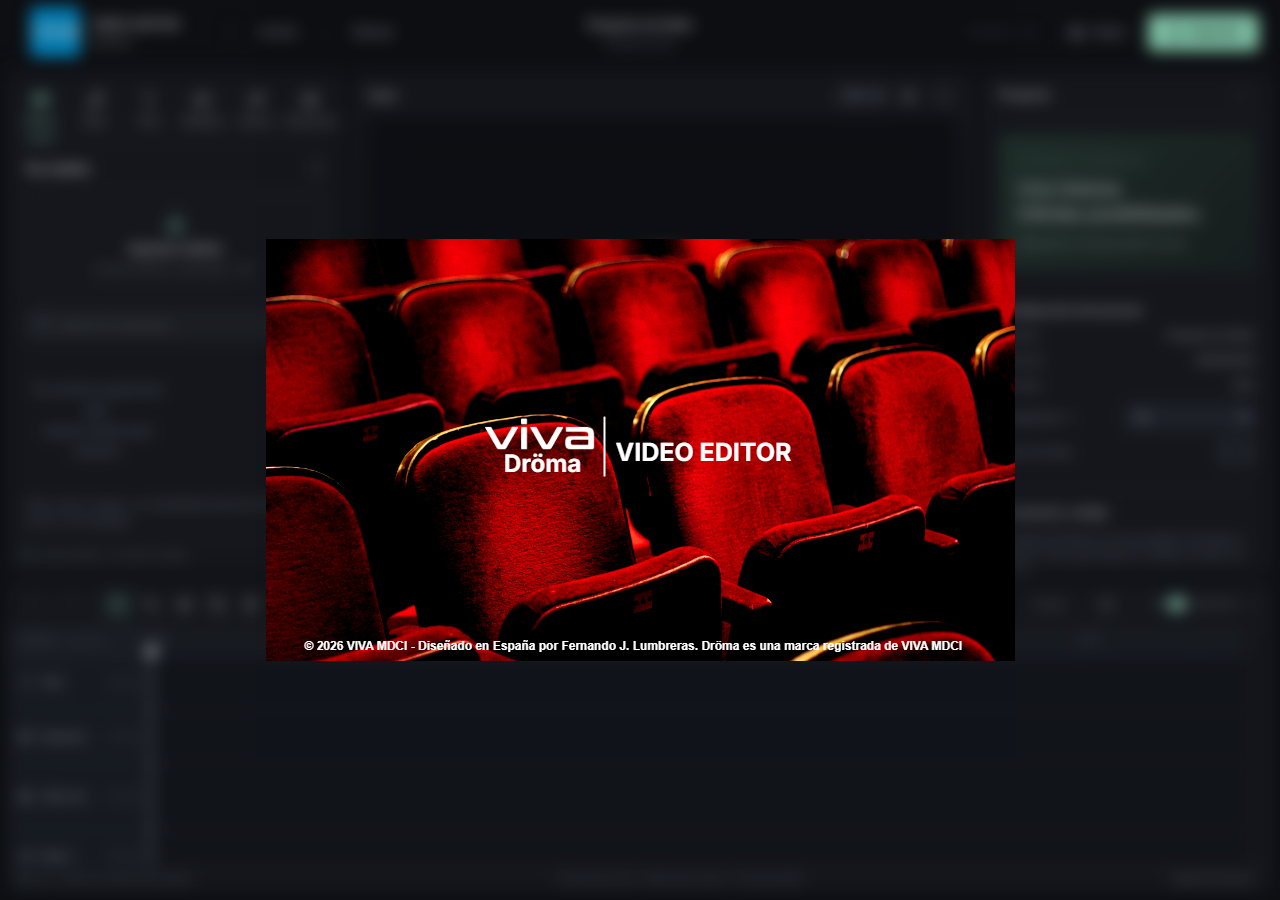
<file: index.html>
<!doctype html>
<html lang="es"><head><meta charset="utf-8"><meta name="viewport" content="width=device-width,initial-scale=1"><meta name="theme-color" content="#101113"><meta name="description" content="DRÖMA Video Editor. Montaje multipista, texto, audio y efectos para tus historias."><title>DRÖMA · Video Editor</title><link rel="icon" href="logo-viva-blue.png?v=1.0.11" type="image/png"><link rel="stylesheet" href="style.css?v=1.0.11"></head>
<body class="startup-active">
<div id="startupSplash" class="startup-splash" role="status" aria-live="polite" aria-label="Presentación de DRÖMA Video Editor">
 <img id="startupCover" src="portada-video.jpg?v=1.0.11" alt="VIVA Dröma · Video Editor" width="749" height="422" fetchpriority="high" decoding="sync">
 <span class="visually-hidden">Iniciando el editor de vídeo…</span>
</div>
<header class="topbar">
 <a class="brand" href="#" id="brand" aria-label="DRÖMA Video Editor"><img class="brand-logo" src="logo-video-editor.svg?v=1.0.11" alt="VIVA · VIDEO EDITOR · DRÖMA" width="184" height="64"></a>
 <div class="top-divider"></div><nav class="main-menu" aria-label="Menú principal"><button class="project-menu" id="projectMenu" aria-haspopup="true" aria-expanded="false" aria-controls="fileMenu">Archivo <span>⌄</span></button><button class="project-menu" id="manualBtn" aria-haspopup="dialog" aria-controls="manualDialog" title="Manual de uso (F1)">Manual</button></nav>
 <div class="project-name"><input id="projectName" aria-label="Nombre del proyecto" value="Proyecto sin título"><span id="saveState">Proyecto nuevo</span></div>
 <div class="header-actions"><span class="version">STUDIO · 01</span><button id="helpBtn" class="quiet" title="Guía y atajos (?)"><span data-icon="keyboard"></span> Atajos</button><button id="exportBtn" class="primary"><span data-icon="export"></span> Exportar</button></div>
</header>
<div id="fileMenu" class="popover file-menu" hidden><button data-action="new"><span data-icon="plus"></span> Nuevo proyecto</button><button data-action="open"><span data-icon="folder"></span> Abrir proyecto <kbd>Ctrl O</kbd></button><button data-action="save"><span data-icon="save"></span> Descargar proyecto <kbd>Ctrl S</kbd></button><button id="recoverSession" data-action="recover" disabled><span data-icon="reset"></span> Recuperar sesión anterior</button><hr><button data-action="demo"><span data-icon="play"></span> Cargar proyecto de ejemplo</button><button data-action="snapshot"><span data-icon="camera"></span> Guardar fotograma PNG</button><button data-action="srt-export"><span data-icon="captions"></span> Exportar textos como SRT</button></div>
<div id="editorContextMenu" class="popover editor-context-menu" role="menu" aria-label="Opciones del medio" hidden><button id="contextRemoveMedia" role="menuitem"><span data-icon="trash"></span><span>Eliminar clip<small>De la biblioteca de medios</small></span></button></div>
<main id="workspace">
<section class="upper-workspace">
 <aside class="library panel">
  <nav class="tool-tabs" aria-label="Herramientas"><button data-tab="media" class="active"><span data-icon="media"></span>Medios</button><button data-tab="audio"><span data-icon="music"></span>Audio</button><button data-tab="text"><span data-icon="text"></span>Texto</button><button data-tab="captions"><span data-icon="captions"></span>Subtítulos</button><button data-tab="effects"><span data-icon="sparkles"></span>Efectos</button><button data-tab="transitions"><span data-icon="transition"></span>Transiciones</button></nav>
  <div class="library-body"><div class="section-heading"><h2 id="libraryTitle">Tus medios</h2><span id="assetCount" class="count">0</span></div><div id="libraryContent"></div></div>
  <div class="library-footer"><i class="status-dot"></i> Archivos locales · sin subir tus medios</div>
 </aside>
 <section class="viewer panel">
  <div class="panel-heading"><h2>Visor</h2><div class="viewer-actions"><select id="ratio" aria-label="Formato de vídeo"><option>16:9</option><option>9:16</option><option>1:1</option><option>4:5</option><option>4:3</option></select><button id="snapshot" title="Guardar fotograma" aria-label="Guardar fotograma"><span data-icon="camera"></span></button><button id="fullscreen" title="Pantalla completa" aria-label="Pantalla completa"><span data-icon="maximize"></span></button></div></div>
  <div class="stage" id="stage"><div class="canvas-wrap" id="canvasWrap"><canvas id="preview" width="1280" height="720" aria-label="Vista previa del proyecto"></canvas><canvas id="guides" width="1280" height="720" aria-label="Mover el elemento seleccionado"></canvas></div><div id="emptyStage" hidden><span data-icon="media"></span><h3>Tu próxima historia empieza aquí</h3><p>Importa un vídeo o añade texto a la línea de tiempo.</p><button class="primary" data-action="import">Importar medios</button></div></div>
  <div class="transport"><span class="timecode"><b id="currentTime">00:00:00:00</b><span>/</span><span id="totalTime">00:00:00:00</span></span><div class="play-controls"><button id="prevFrame" title="Fotograma anterior (←)" aria-label="Fotograma anterior"><span data-icon="skip-back"></span></button><button id="play" class="play" title="Reproducir (Espacio)" aria-label="Reproducir"><span data-icon="play"></span></button><button id="nextFrame" title="Fotograma siguiente (→)" aria-label="Fotograma siguiente"><span data-icon="skip-forward"></span></button></div><div class="viewer-meter"><button id="masterMute" title="Silenciar escucha" aria-label="Silenciar escucha"><span data-icon="volume"></span></button><div id="levelMeter"><i></i><i></i><i></i><i></i><i></i><i></i><i></i><i></i></div><span id="fpsLabel">30 fps</span></div></div>
 </section>
 <aside class="inspector panel"><div class="panel-heading"><h2 id="inspectorTitle">Proyecto</h2><button id="resetClip" title="Restablecer ajustes del clip" aria-label="Restablecer ajustes"><span data-icon="reset"></span></button></div><div id="inspectorBody"></div></aside>
</section>
<div id="verticalResizer" class="vertical-resizer" title="Cambiar altura de la línea de tiempo"></div>
<section class="timeline panel" aria-label="Línea de tiempo">
 <div class="timeline-toolbar"><div class="edit-tools"><button id="undo" title="Deshacer (Ctrl Z)" aria-label="Deshacer"><span data-icon="undo"></span></button><button id="redo" title="Rehacer (Ctrl Shift Z)" aria-label="Rehacer"><span data-icon="redo"></span></button><i></i><button id="selectTool" class="active" title="Seleccionar (A)" aria-label="Seleccionar"><span data-icon="pointer"></span></button><button id="bladeTool" title="Cuchilla (B)" aria-label="Cuchilla"><span data-icon="razor"></span></button><button id="split" title="Dividir (Ctrl B)" aria-label="Dividir"><span data-icon="split"></span></button><button id="duplicate" title="Duplicar (Ctrl D)" aria-label="Duplicar"><span data-icon="copy"></span></button><button id="delete" title="Eliminar (Supr)" aria-label="Eliminar"><span data-icon="trash"></span></button><i></i><button id="snap" class="active" title="Ajuste magnético (N)" aria-label="Ajuste magnético"><span data-icon="magnet"></span></button><button id="ripple" title="Borrado con cierre de hueco" aria-label="Borrado con cierre de hueco"><span data-icon="ripple"></span></button><button id="marker" title="Añadir marcador (M)" aria-label="Añadir marcador"><span data-icon="flag"></span></button><button id="addTrack" title="Añadir pista" aria-label="Añadir pista"><span data-icon="track"></span></button></div><div class="timeline-zoom"><span id="selectionInfo">5 pistas</span><button id="fitTimeline" title="Ajustar proyecto (Shift Z)" aria-label="Ajustar proyecto"><span data-icon="fit"></span></button><span data-icon="minus"></span><input id="zoom" type="range" min="12" max="240" value="58" aria-label="Zoom de línea de tiempo"><span data-icon="plus"></span></div></div>
 <div class="timeline-scroll" id="timelineScroll"><div class="timeline-content" id="timelineContent"><div class="ruler-row"><div class="ruler-label">PISTAS <span id="toolLabel">SELECCIÓN</span></div><div id="ruler" class="ruler"></div></div><div id="tracks"></div><div id="playhead" class="playhead"><div></div></div><div id="markers"></div></div></div>
 <footer class="timeline-status"><span><i class="status-dot"></i><span id="statusText">Todo listo para crear</span></span><span>Arrastra para mover · Bordes para recortar · Ctrl B para dividir</span><button id="capabilities">Estado de funciones</button></footer>
</section>
</main>
<input id="fileInput" type="file" multiple accept="video/*,audio/*,image/*,.srt" hidden><input id="projectInput" type="file" accept=".droma" hidden><input id="srtInput" type="file" accept=".srt" hidden>
<dialog id="modal"><div id="modalContent"></div></dialog><div id="toast" role="status" hidden></div><div id="dropOverlay" hidden><div><span data-icon="import"></span><h2>Suelta tus medios aquí</h2><p>Vídeos, audio, fotografías y subtítulos SRT</p></div></div>
<dialog id="manualDialog" class="manual-dialog" aria-labelledby="manualDialogTitle">
 <div class="manual-dialog-header"><h2 id="manualDialogTitle">Manual de uso · DRÖMA Video Editor</h2><div class="manual-dialog-actions"><button id="manualPrint" class="secondary" disabled title="Imprimir el manual completo o guardarlo como PDF">Imprimir / PDF</button><a href="manual.html?v=1.0.11" target="_blank" rel="noopener noreferrer" title="Abrir el manual en otra pestaña">Abrir aparte ↗</a><button id="manualClose" title="Cerrar manual (Esc)" aria-label="Cerrar manual"><span data-icon="close"></span></button></div></div>
 <iframe id="manualFrame" title="Manual de uso de DRÖMA Video Editor" referrerpolicy="no-referrer"></iframe>
</dialog>
<script src="startup.js?v=1.0.11"></script>
<script type="module" src="app.js?v=1.0.11"></script>

</body></html>
</file>
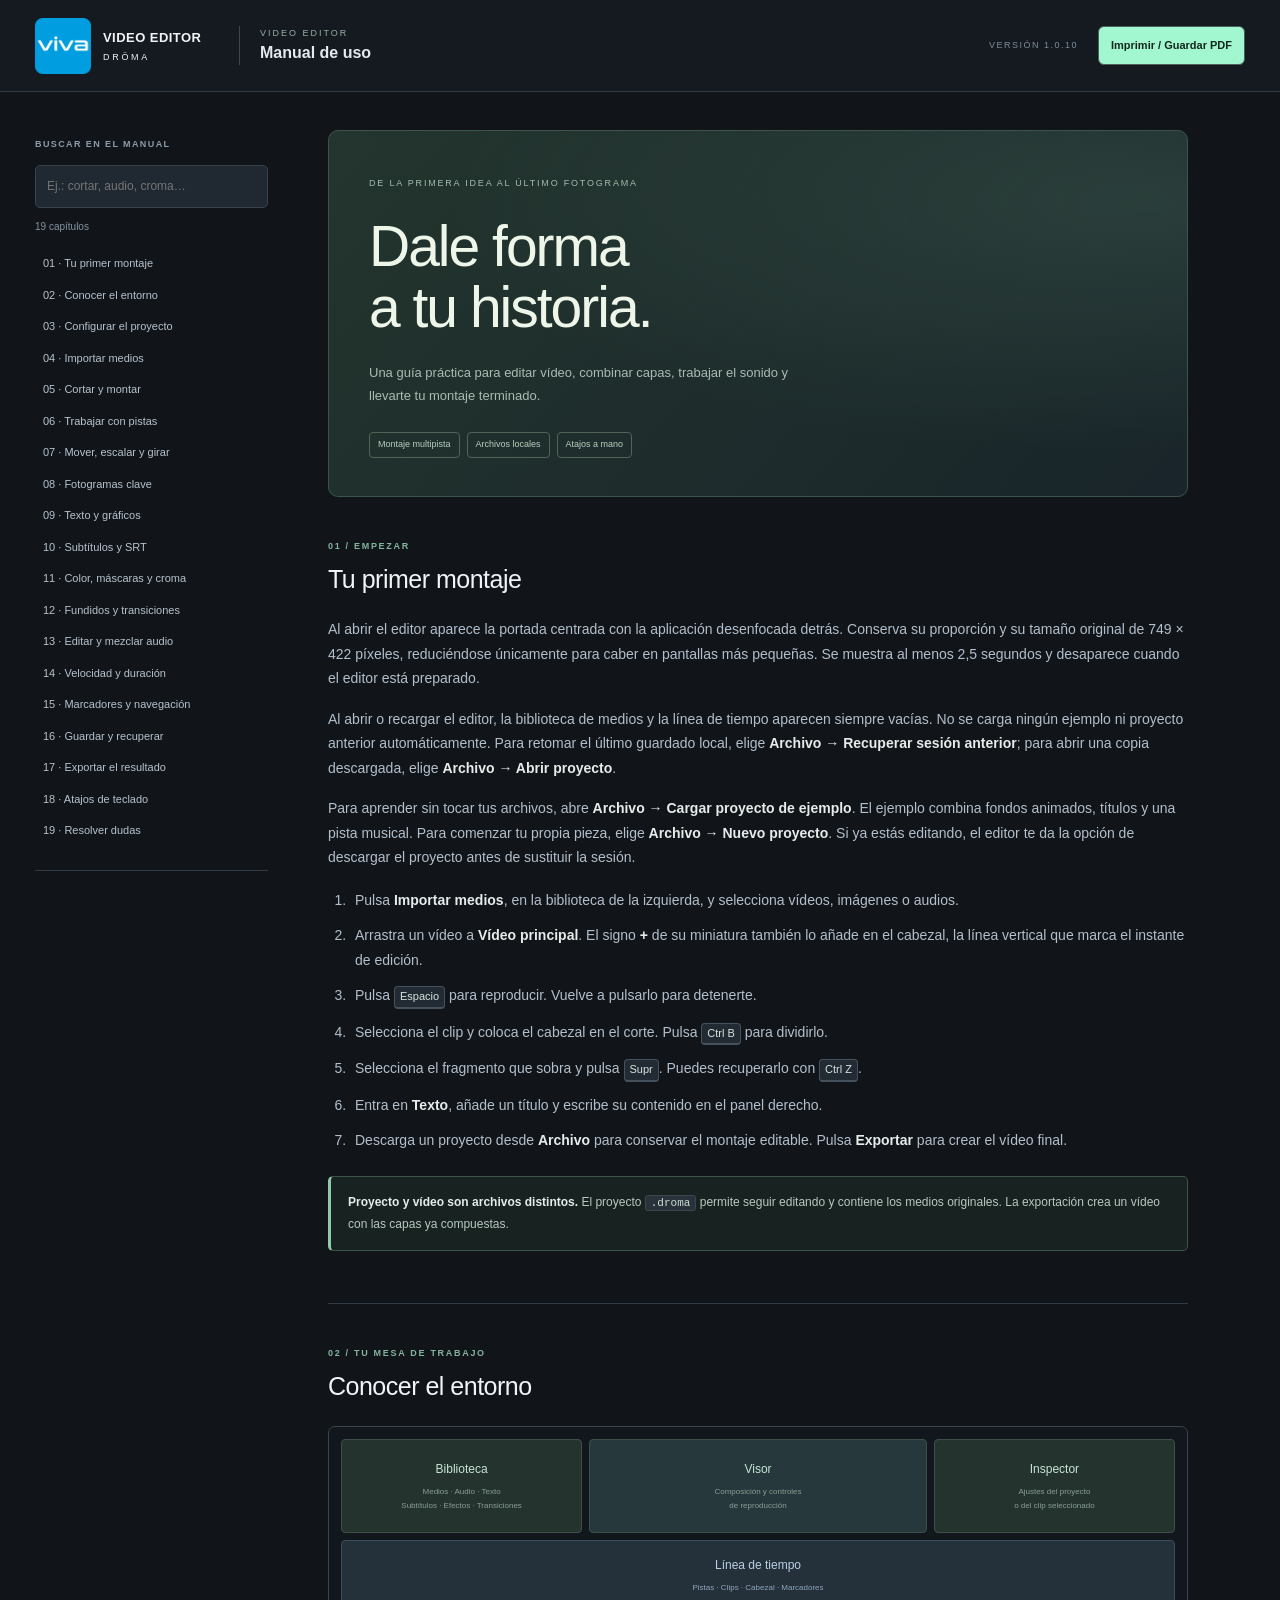
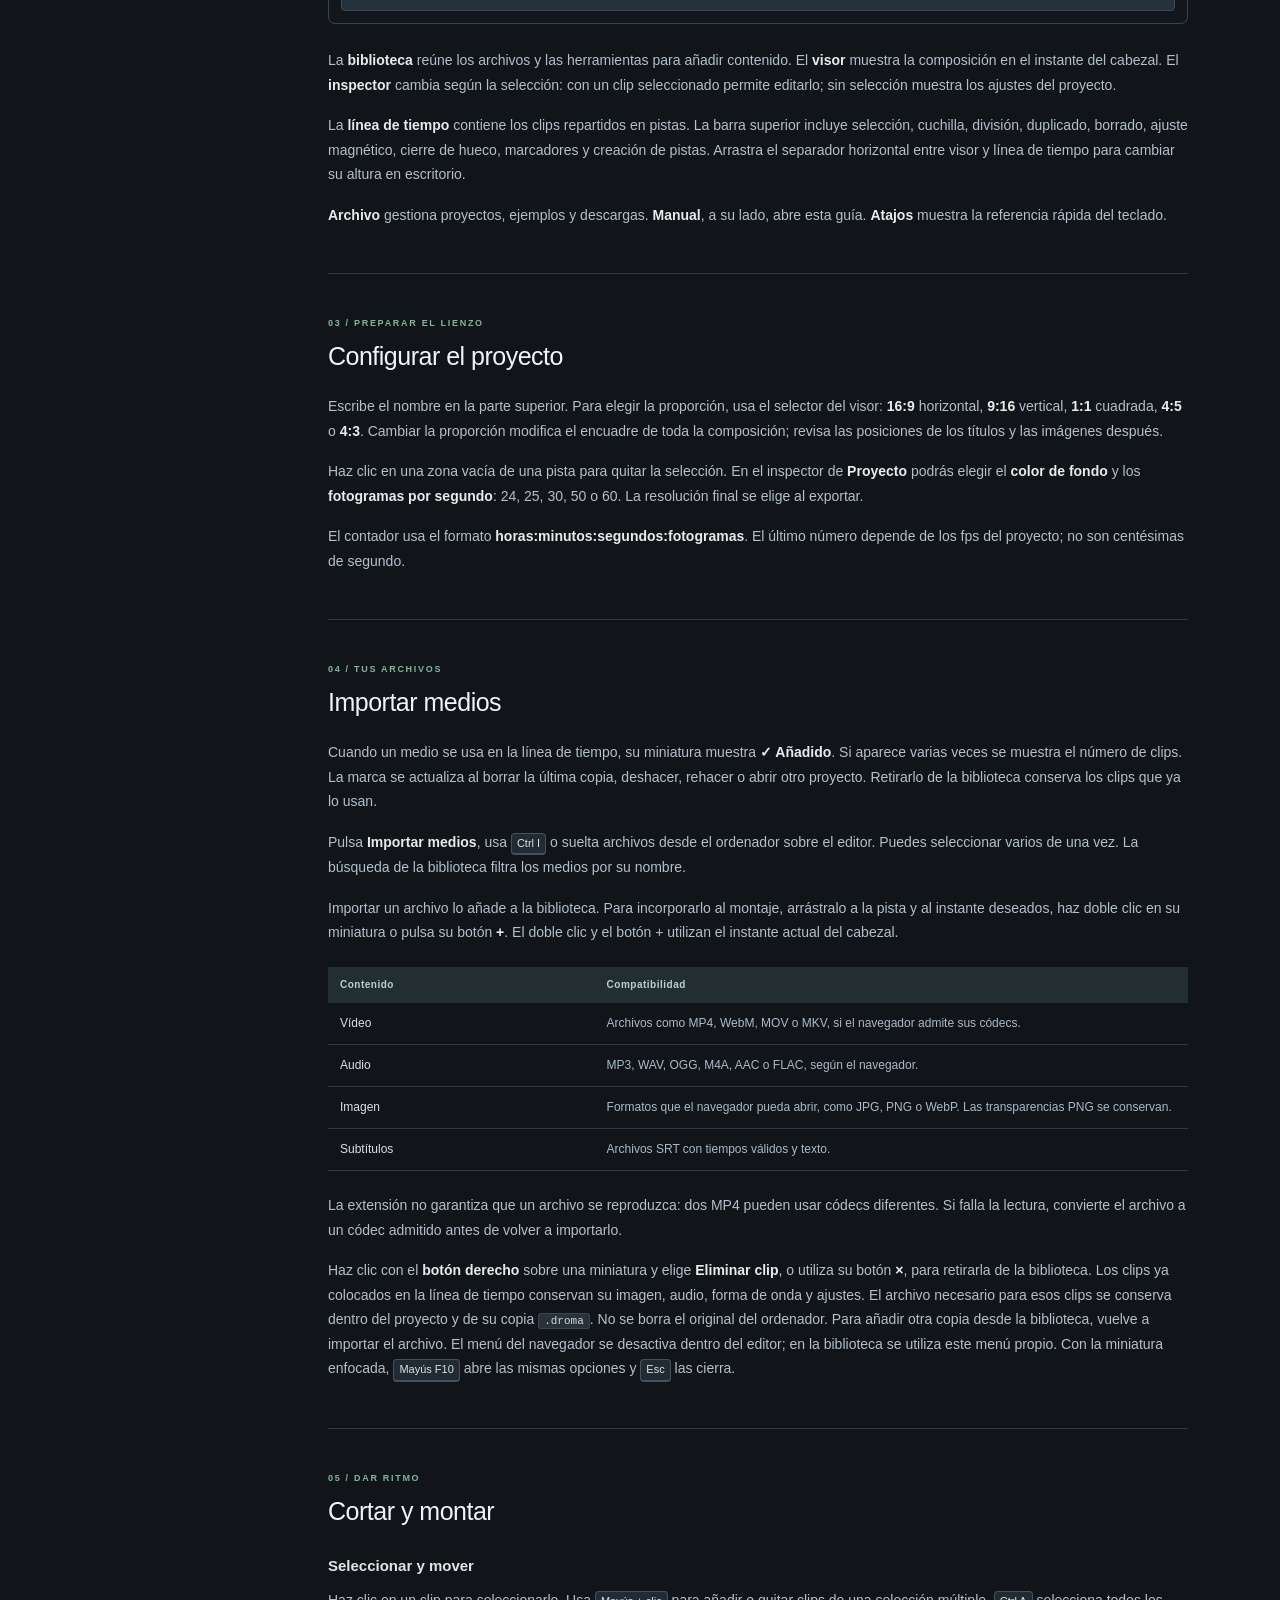
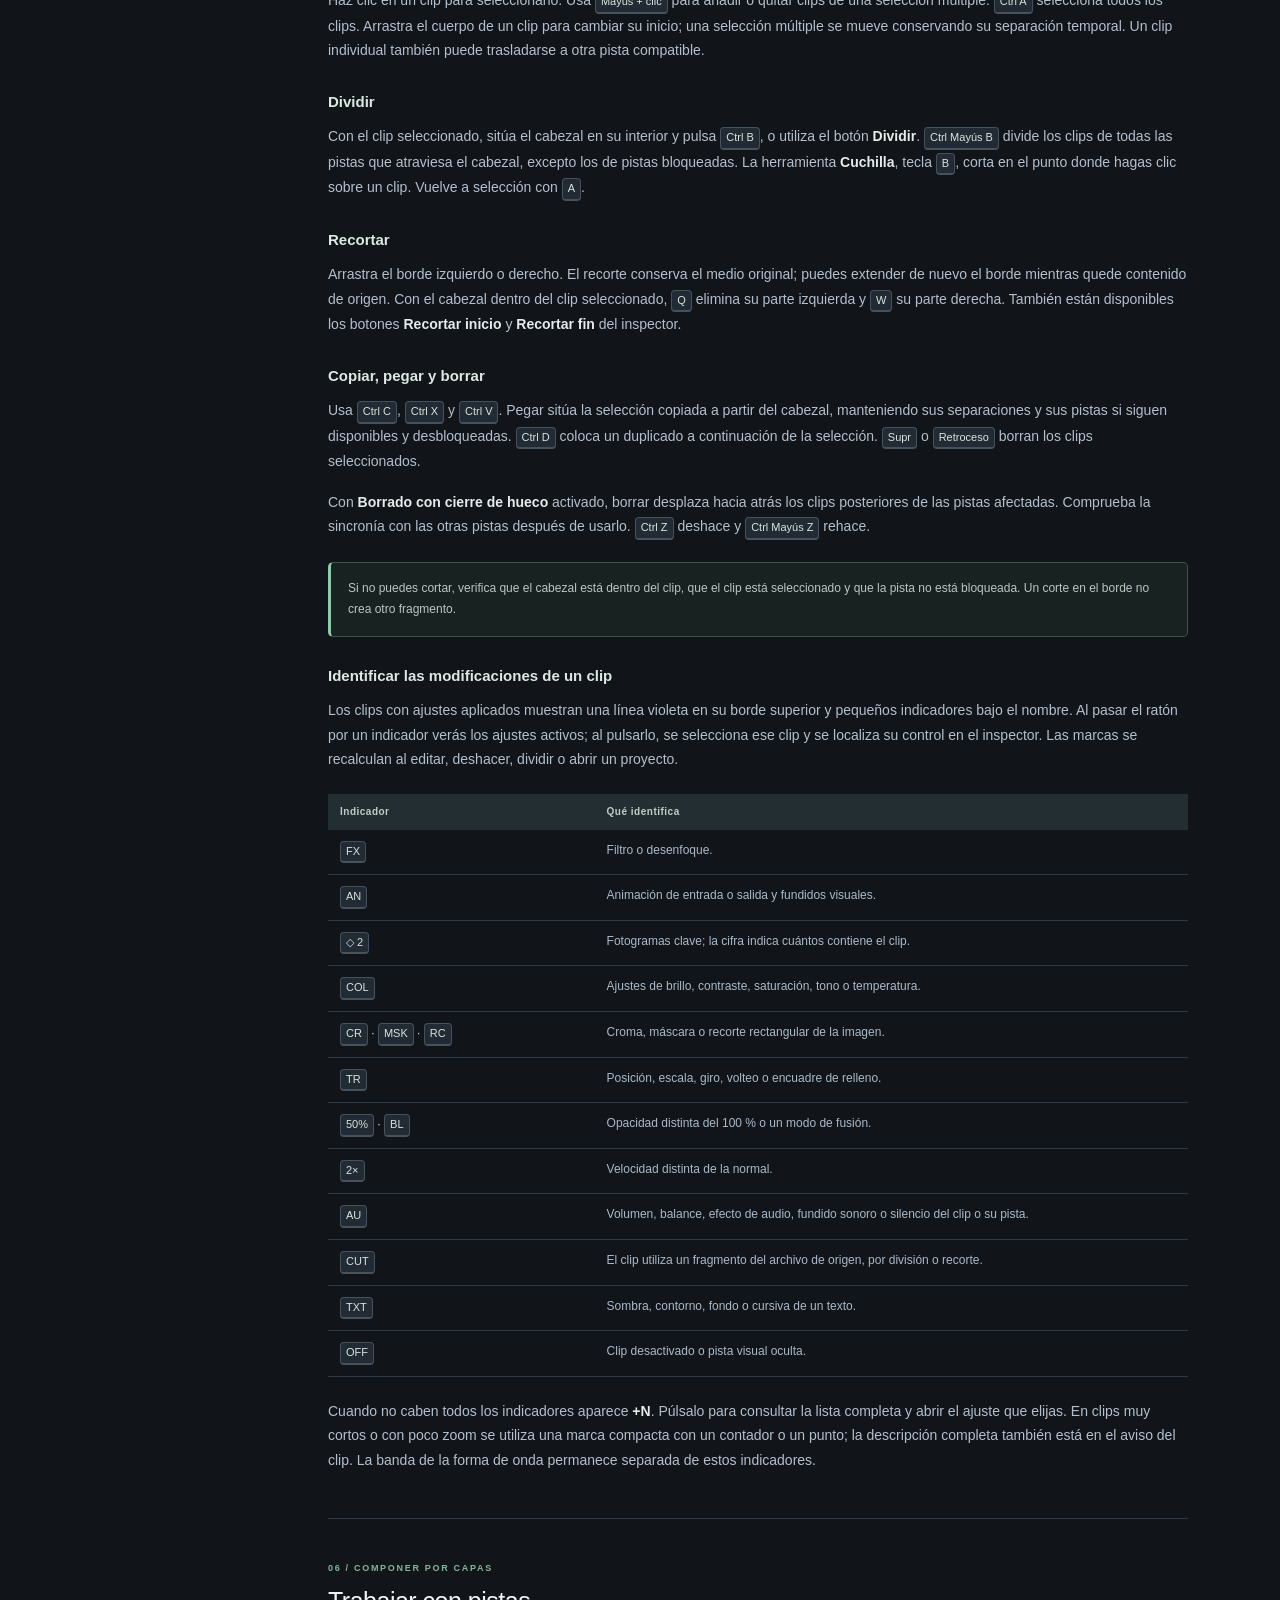
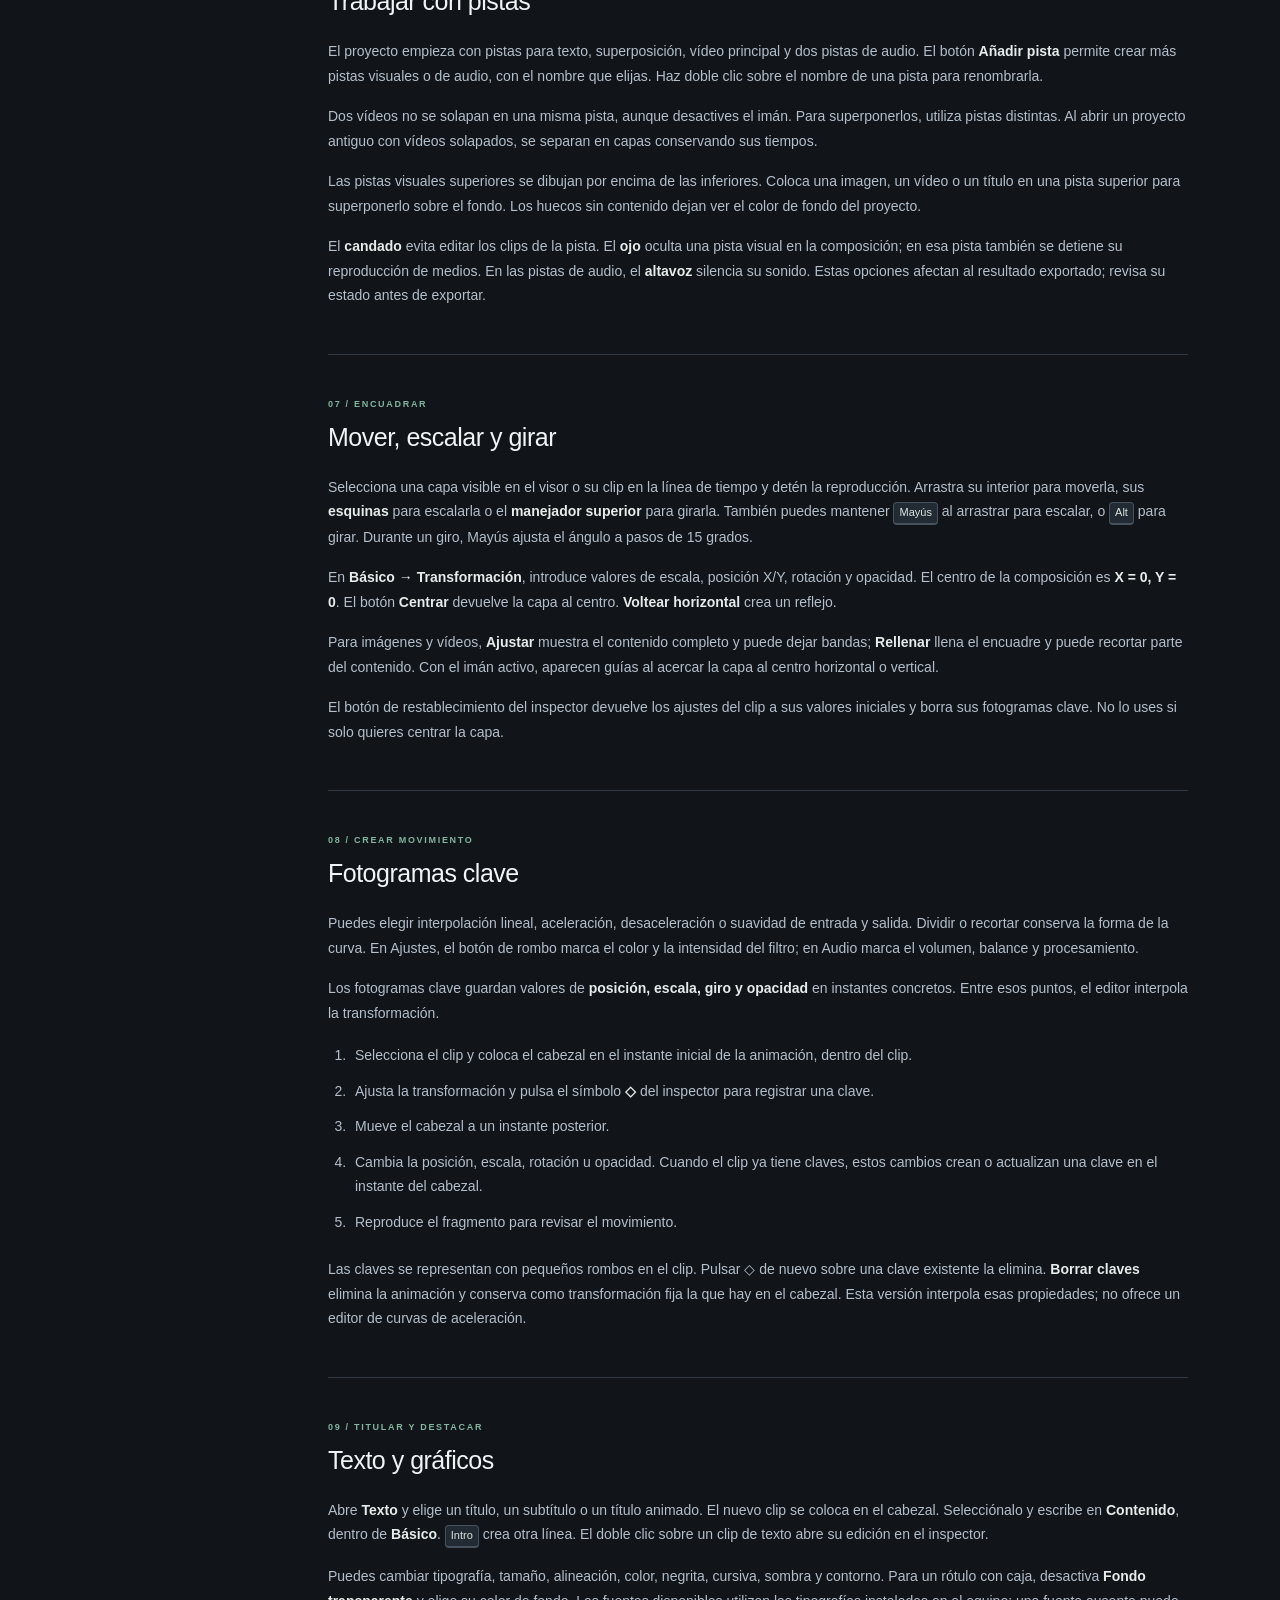
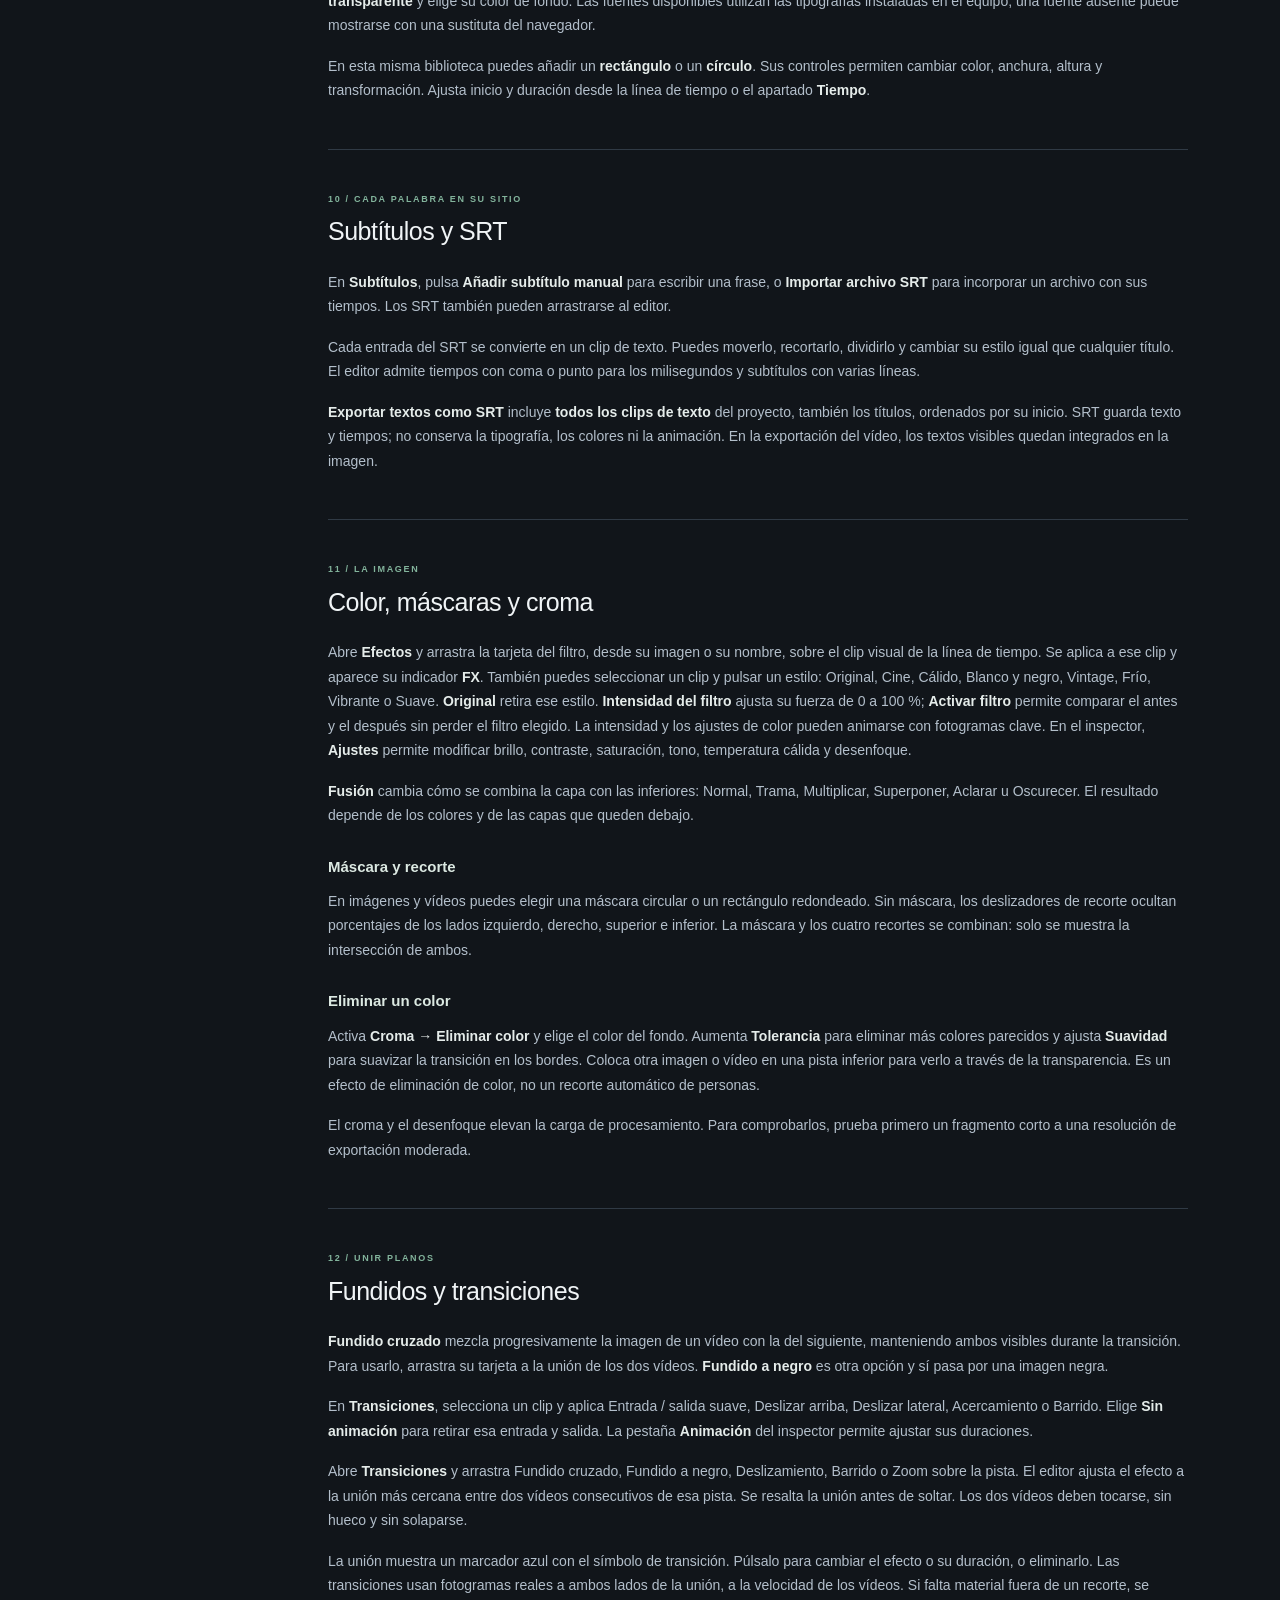
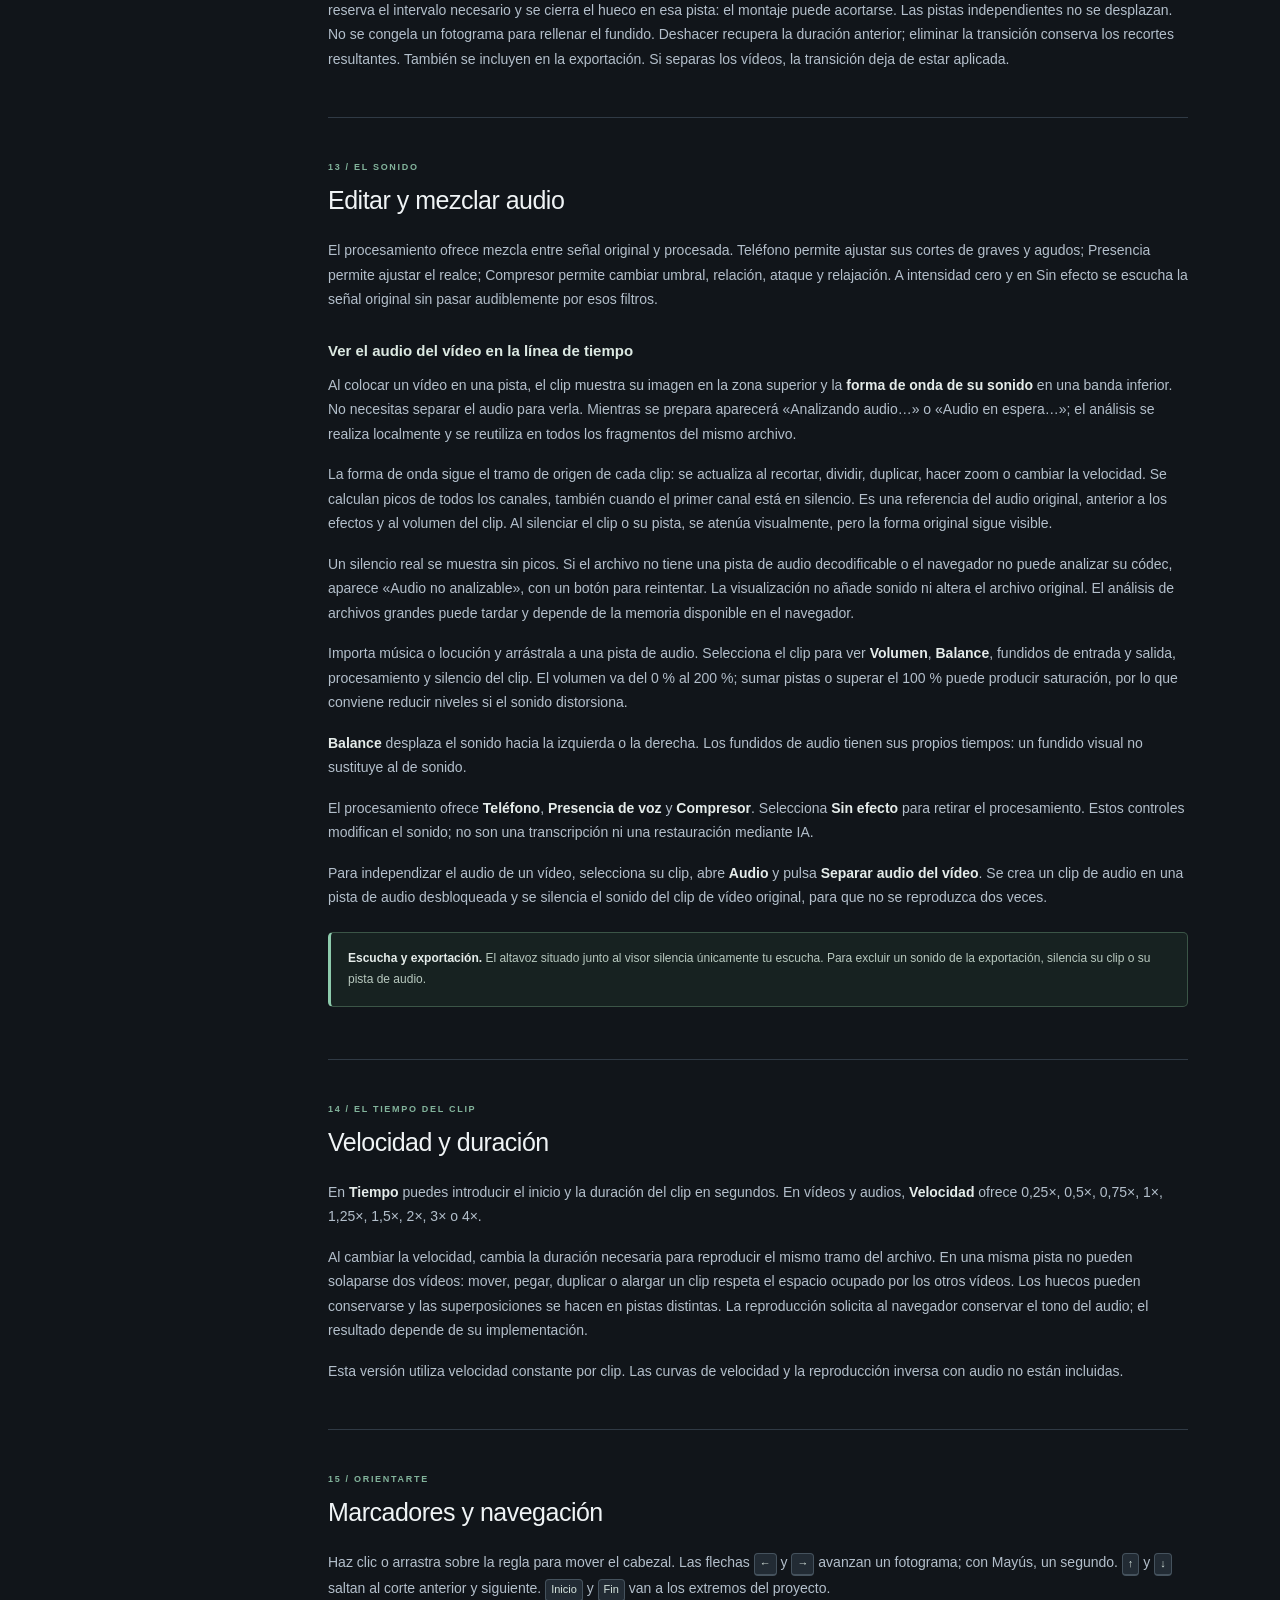
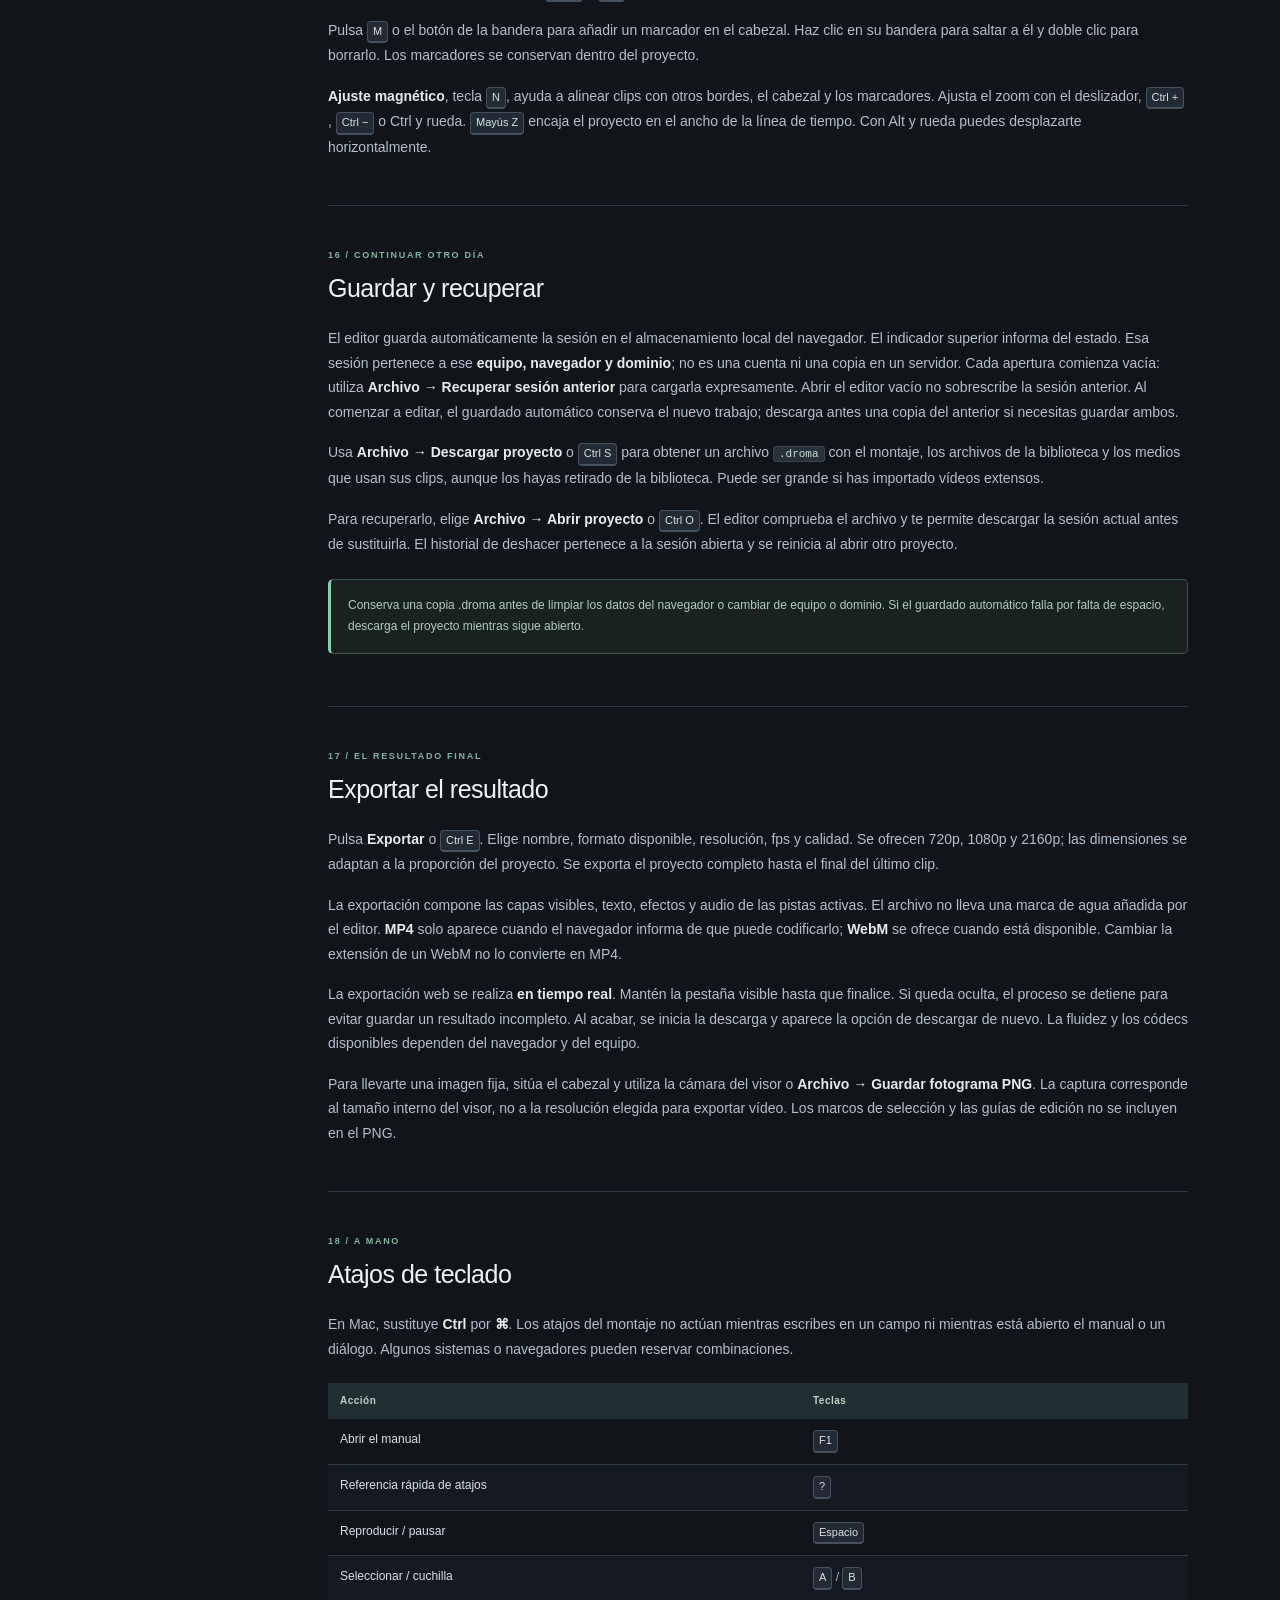
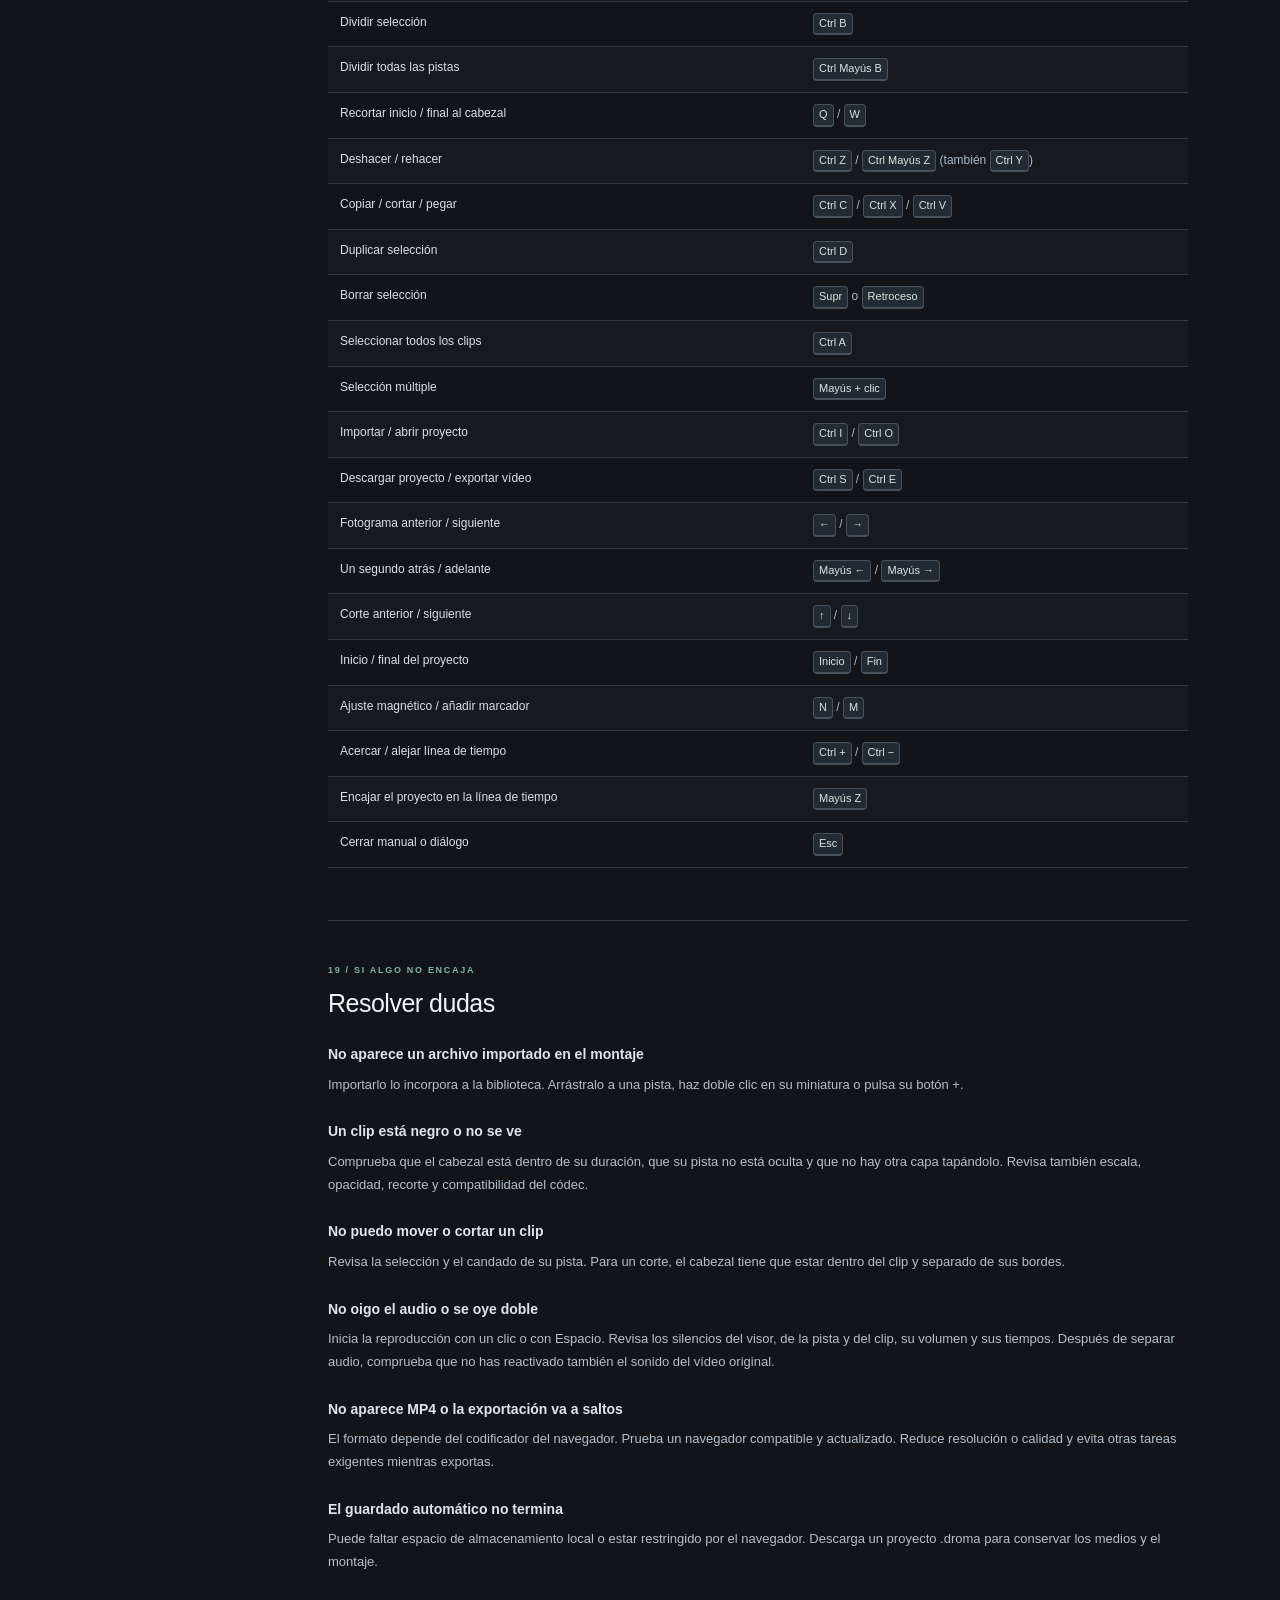
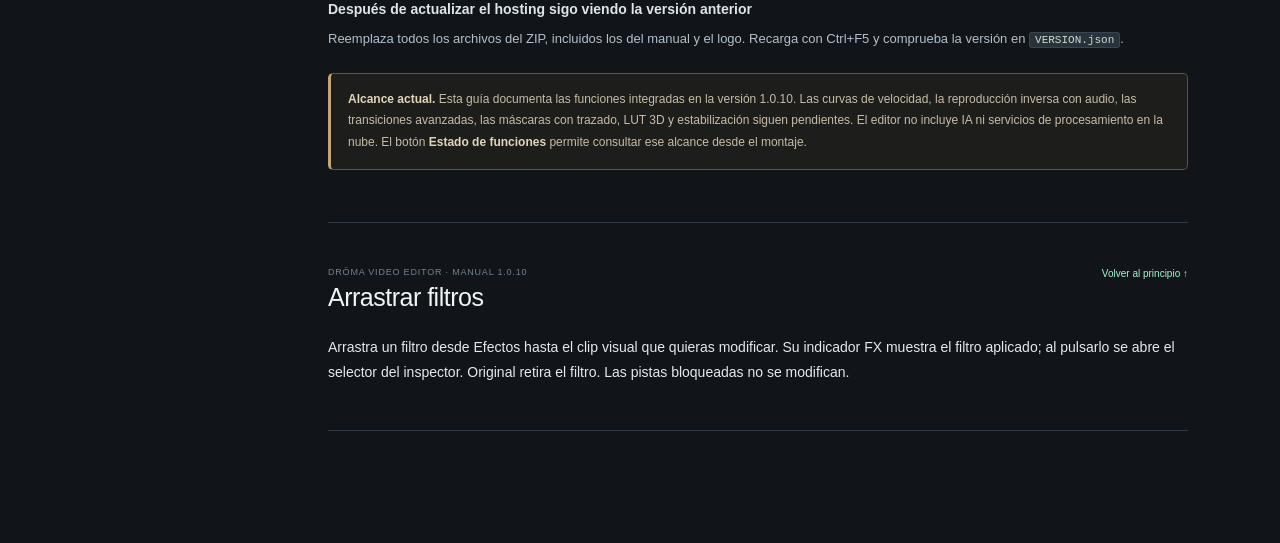
<file: manual.html>
<!doctype html>
<html lang="es">
<head>
<meta charset="utf-8"><meta name="viewport" content="width=device-width,initial-scale=1">
<title>Manual de uso · DRÖMA Video Editor</title>
<meta name="description" content="Manual de las herramientas y atajos de DRÖMA Video Editor: montaje, pistas, texto, audio, efectos, proyectos y exportación.">
<link rel="icon" href="logo-viva-blue.png?v=1.0.11" type="image/png">
<link rel="stylesheet" href="manual.css?v=1.0.11">
</head>
<body>
<a class="skip-link" href="#contenido">Ir al contenido del manual</a>
<header class="manual-masthead">
 <div class="manual-brand"><img class="manual-brand-screen" src="logo-video-editor.svg?v=1.0.11" width="184" height="64" alt="VIVA · VIDEO EDITOR · DRÖMA"><img class="manual-brand-print" src="logo-video-editor-light.svg?v=1.0.11" width="184" height="64" alt="" aria-hidden="true"><div><span>VIDEO EDITOR</span><strong>Manual de uso</strong></div></div>
 <div class="manual-tools"><span class="manual-version">VERSIÓN 1.0.10</span><button id="printManual" type="button">Imprimir / Guardar PDF</button></div>
</header>
<div class="manual-layout">
<aside class="manual-sidebar" aria-label="Índice del manual">
 <label for="manualSearch">BUSCAR EN EL MANUAL</label><input id="manualSearch" type="search" placeholder="Ej.: cortar, audio, croma…" autocomplete="off">
 <p id="searchStatus" role="status" aria-live="polite">19 capítulos</p>
 <nav id="manualIndex" aria-label="Capítulos">
 <a href="#primeros-pasos">01 · Tu primer montaje</a><a href="#entorno">02 · Conocer el entorno</a><a href="#proyecto">03 · Configurar el proyecto</a><a href="#importar">04 · Importar medios</a><a href="#montaje">05 · Cortar y montar</a><a href="#pistas">06 · Trabajar con pistas</a><a href="#transformar">07 · Mover, escalar y girar</a><a href="#fotogramas-clave">08 · Fotogramas clave</a><a href="#texto">09 · Texto y gráficos</a><a href="#subtitulos">10 · Subtítulos y SRT</a><a href="#efectos">11 · Color, máscaras y croma</a><a href="#transiciones">12 · Fundidos y transiciones</a><a href="#audio">13 · Editar y mezclar audio</a><a href="#velocidad">14 · Velocidad y duración</a><a href="#marcadores">15 · Marcadores y navegación</a><a href="#guardar">16 · Guardar y recuperar</a><a href="#exportar">17 · Exportar el resultado</a><a href="#atajos">18 · Atajos de teclado</a><a href="#ayuda">19 · Resolver dudas</a>
 </nav>
 <p class="sidebar-note">Este manual describe los controles de la versión instalada. Puedes consultarlo mientras conservas abierto tu proyecto.</p>
</aside>
<main id="contenido" class="manual-content">
<div class="manual-cover"><span class="eyebrow">DE LA PRIMERA IDEA AL ÚLTIMO FOTOGRAMA</span><h1>Dale forma<br>a tu historia.</h1><p>Una guía práctica para editar vídeo, combinar capas, trabajar el sonido y llevarte tu montaje terminado.</p><div class="cover-tags"><span>Montaje multipista</span><span>Archivos locales</span><span>Atajos a mano</span></div></div>
<p id="noResults" class="notice" hidden>No se encuentran capítulos con ese texto. Prueba otra palabra o borra la búsqueda para mostrar el manual completo.</p>
<article>
<section id="primeros-pasos" data-chapter>
<p class="chapter-number">01 / EMPEZAR</p><h2>Tu primer montaje</h2>
<p>Al abrir el editor aparece la portada centrada con la aplicación desenfocada detrás. Conserva su proporción y su tamaño original de 749 × 422 píxeles, reduciéndose únicamente para caber en pantallas más pequeñas. Se muestra al menos 2,5 segundos y desaparece cuando el editor está preparado.</p>
<p>Al abrir o recargar el editor, la biblioteca de medios y la línea de tiempo aparecen siempre vacías. No se carga ningún ejemplo ni proyecto anterior automáticamente. Para retomar el último guardado local, elige <strong>Archivo → Recuperar sesión anterior</strong>; para abrir una copia descargada, elige <strong>Archivo → Abrir proyecto</strong>.</p>
<p>Para aprender sin tocar tus archivos, abre <strong>Archivo → Cargar proyecto de ejemplo</strong>. El ejemplo combina fondos animados, títulos y una pista musical. Para comenzar tu propia pieza, elige <strong>Archivo → Nuevo proyecto</strong>. Si ya estás editando, el editor te da la opción de descargar el proyecto antes de sustituir la sesión.</p>
<ol><li>Pulsa <strong>Importar medios</strong>, en la biblioteca de la izquierda, y selecciona vídeos, imágenes o audios.</li><li>Arrastra un vídeo a <strong>Vídeo principal</strong>. El signo <strong>+</strong> de su miniatura también lo añade en el cabezal, la línea vertical que marca el instante de edición.</li><li>Pulsa <kbd>Espacio</kbd> para reproducir. Vuelve a pulsarlo para detenerte.</li><li>Selecciona el clip y coloca el cabezal en el corte. Pulsa <kbd>Ctrl B</kbd> para dividirlo.</li><li>Selecciona el fragmento que sobra y pulsa <kbd>Supr</kbd>. Puedes recuperarlo con <kbd>Ctrl Z</kbd>.</li><li>Entra en <strong>Texto</strong>, añade un título y escribe su contenido en el panel derecho.</li><li>Descarga un proyecto desde <strong>Archivo</strong> para conservar el montaje editable. Pulsa <strong>Exportar</strong> para crear el vídeo final.</li></ol>
<div class="tip"><strong>Proyecto y vídeo son archivos distintos.</strong> El proyecto <code>.droma</code> permite seguir editando y contiene los medios originales. La exportación crea un vídeo con las capas ya compuestas.</div>
</section>
<section id="entorno" data-chapter>
<p class="chapter-number">02 / TU MESA DE TRABAJO</p><h2>Conocer el entorno</h2>
<div class="workspace-map" role="img" aria-label="Biblioteca a la izquierda, visor al centro, ajustes a la derecha y línea de tiempo debajo"><div>Biblioteca<small>Medios · Audio · Texto<br>Subtítulos · Efectos · Transiciones</small></div><div>Visor<small>Composición y controles<br>de reproducción</small></div><div>Inspector<small>Ajustes del proyecto<br>o del clip seleccionado</small></div><div>Línea de tiempo<small>Pistas · Clips · Cabezal · Marcadores</small></div></div>
<p>La <strong>biblioteca</strong> reúne los archivos y las herramientas para añadir contenido. El <strong>visor</strong> muestra la composición en el instante del cabezal. El <strong>inspector</strong> cambia según la selección: con un clip seleccionado permite editarlo; sin selección muestra los ajustes del proyecto.</p>
<p>La <strong>línea de tiempo</strong> contiene los clips repartidos en pistas. La barra superior incluye selección, cuchilla, división, duplicado, borrado, ajuste magnético, cierre de hueco, marcadores y creación de pistas. Arrastra el separador horizontal entre visor y línea de tiempo para cambiar su altura en escritorio.</p>
<p><strong>Archivo</strong> gestiona proyectos, ejemplos y descargas. <strong>Manual</strong>, a su lado, abre esta guía. <strong>Atajos</strong> muestra la referencia rápida del teclado.</p>
</section>
<section id="proyecto" data-chapter>
<p class="chapter-number">03 / PREPARAR EL LIENZO</p><h2>Configurar el proyecto</h2>
<p>Escribe el nombre en la parte superior. Para elegir la proporción, usa el selector del visor: <strong>16:9</strong> horizontal, <strong>9:16</strong> vertical, <strong>1:1</strong> cuadrada, <strong>4:5</strong> o <strong>4:3</strong>. Cambiar la proporción modifica el encuadre de toda la composición; revisa las posiciones de los títulos y las imágenes después.</p>
<p>Haz clic en una zona vacía de una pista para quitar la selección. En el inspector de <strong>Proyecto</strong> podrás elegir el <strong>color de fondo</strong> y los <strong>fotogramas por segundo</strong>: 24, 25, 30, 50 o 60. La resolución final se elige al exportar.</p>
<p>El contador usa el formato <strong>horas:minutos:segundos:fotogramas</strong>. El último número depende de los fps del proyecto; no son centésimas de segundo.</p>
</section>
<section id="importar" data-chapter>
<p class="chapter-number">04 / TUS ARCHIVOS</p><h2>Importar medios</h2><p>Cuando un medio se usa en la línea de tiempo, su miniatura muestra <strong>✓ Añadido</strong>. Si aparece varias veces se muestra el número de clips. La marca se actualiza al borrar la última copia, deshacer, rehacer o abrir otro proyecto. Retirarlo de la biblioteca conserva los clips que ya lo usan.</p>
<p>Pulsa <strong>Importar medios</strong>, usa <kbd>Ctrl I</kbd> o suelta archivos desde el ordenador sobre el editor. Puedes seleccionar varios de una vez. La búsqueda de la biblioteca filtra los medios por su nombre.</p>
<p>Importar un archivo lo añade a la biblioteca. Para incorporarlo al montaje, arrástralo a la pista y al instante deseados, haz doble clic en su miniatura o pulsa su botón <strong>+</strong>. El doble clic y el botón + utilizan el instante actual del cabezal.</p>
<table><thead><tr><th>Contenido</th><th>Compatibilidad</th></tr></thead><tbody><tr><td>Vídeo</td><td>Archivos como MP4, WebM, MOV o MKV, si el navegador admite sus códecs.</td></tr><tr><td>Audio</td><td>MP3, WAV, OGG, M4A, AAC o FLAC, según el navegador.</td></tr><tr><td>Imagen</td><td>Formatos que el navegador pueda abrir, como JPG, PNG o WebP. Las transparencias PNG se conservan.</td></tr><tr><td>Subtítulos</td><td>Archivos SRT con tiempos válidos y texto.</td></tr></tbody></table>
<p>La extensión no garantiza que un archivo se reproduzca: dos MP4 pueden usar códecs diferentes. Si falla la lectura, convierte el archivo a un códec admitido antes de volver a importarlo.</p>
<p>Haz clic con el <strong>botón derecho</strong> sobre una miniatura y elige <strong>Eliminar clip</strong>, o utiliza su botón <strong>×</strong>, para retirarla de la biblioteca. Los clips ya colocados en la línea de tiempo conservan su imagen, audio, forma de onda y ajustes. El archivo necesario para esos clips se conserva dentro del proyecto y de su copia <code>.droma</code>. No se borra el original del ordenador. Para añadir otra copia desde la biblioteca, vuelve a importar el archivo. El menú del navegador se desactiva dentro del editor; en la biblioteca se utiliza este menú propio. Con la miniatura enfocada, <kbd>Mayús F10</kbd> abre las mismas opciones y <kbd>Esc</kbd> las cierra.</p>
</section>
<section id="montaje" data-chapter>
<p class="chapter-number">05 / DAR RITMO</p><h2>Cortar y montar</h2>
<h3>Seleccionar y mover</h3><p>Haz clic en un clip para seleccionarlo. Usa <kbd>Mayús + clic</kbd> para añadir o quitar clips de una selección múltiple. <kbd>Ctrl A</kbd> selecciona todos los clips. Arrastra el cuerpo de un clip para cambiar su inicio; una selección múltiple se mueve conservando su separación temporal. Un clip individual también puede trasladarse a otra pista compatible.</p>
<h3>Dividir</h3><p>Con el clip seleccionado, sitúa el cabezal en su interior y pulsa <kbd>Ctrl B</kbd>, o utiliza el botón <strong>Dividir</strong>. <kbd>Ctrl Mayús B</kbd> divide los clips de todas las pistas que atraviesa el cabezal, excepto los de pistas bloqueadas. La herramienta <strong>Cuchilla</strong>, tecla <kbd>B</kbd>, corta en el punto donde hagas clic sobre un clip. Vuelve a selección con <kbd>A</kbd>.</p>
<h3>Recortar</h3><p>Arrastra el borde izquierdo o derecho. El recorte conserva el medio original; puedes extender de nuevo el borde mientras quede contenido de origen. Con el cabezal dentro del clip seleccionado, <kbd>Q</kbd> elimina su parte izquierda y <kbd>W</kbd> su parte derecha. También están disponibles los botones <strong>Recortar inicio</strong> y <strong>Recortar fin</strong> del inspector.</p>
<h3>Copiar, pegar y borrar</h3><p>Usa <kbd>Ctrl C</kbd>, <kbd>Ctrl X</kbd> y <kbd>Ctrl V</kbd>. Pegar sitúa la selección copiada a partir del cabezal, manteniendo sus separaciones y sus pistas si siguen disponibles y desbloqueadas. <kbd>Ctrl D</kbd> coloca un duplicado a continuación de la selección. <kbd>Supr</kbd> o <kbd>Retroceso</kbd> borran los clips seleccionados.</p>
<p>Con <strong>Borrado con cierre de hueco</strong> activado, borrar desplaza hacia atrás los clips posteriores de las pistas afectadas. Comprueba la sincronía con las otras pistas después de usarlo. <kbd>Ctrl Z</kbd> deshace y <kbd>Ctrl Mayús Z</kbd> rehace.</p>
<div class="tip">Si no puedes cortar, verifica que el cabezal está dentro del clip, que el clip está seleccionado y que la pista no está bloqueada. Un corte en el borde no crea otro fragmento.</div>
<h3>Identificar las modificaciones de un clip</h3>
<p>Los clips con ajustes aplicados muestran una línea violeta en su borde superior y pequeños indicadores bajo el nombre. Al pasar el ratón por un indicador verás los ajustes activos; al pulsarlo, se selecciona ese clip y se localiza su control en el inspector. Las marcas se recalculan al editar, deshacer, dividir o abrir un proyecto.</p>
<table><thead><tr><th>Indicador</th><th>Qué identifica</th></tr></thead><tbody>
<tr><td><kbd>FX</kbd></td><td>Filtro o desenfoque.</td></tr><tr><td><kbd>AN</kbd></td><td>Animación de entrada o salida y fundidos visuales.</td></tr><tr><td><kbd>◇ 2</kbd></td><td>Fotogramas clave; la cifra indica cuántos contiene el clip.</td></tr><tr><td><kbd>COL</kbd></td><td>Ajustes de brillo, contraste, saturación, tono o temperatura.</td></tr><tr><td><kbd>CR</kbd> · <kbd>MSK</kbd> · <kbd>RC</kbd></td><td>Croma, máscara o recorte rectangular de la imagen.</td></tr><tr><td><kbd>TR</kbd></td><td>Posición, escala, giro, volteo o encuadre de relleno.</td></tr><tr><td><kbd>50%</kbd> · <kbd>BL</kbd></td><td>Opacidad distinta del 100 % o un modo de fusión.</td></tr><tr><td><kbd>2×</kbd></td><td>Velocidad distinta de la normal.</td></tr><tr><td><kbd>AU</kbd></td><td>Volumen, balance, efecto de audio, fundido sonoro o silencio del clip o su pista.</td></tr><tr><td><kbd>CUT</kbd></td><td>El clip utiliza un fragmento del archivo de origen, por división o recorte.</td></tr><tr><td><kbd>TXT</kbd></td><td>Sombra, contorno, fondo o cursiva de un texto.</td></tr><tr><td><kbd>OFF</kbd></td><td>Clip desactivado o pista visual oculta.</td></tr>
</tbody></table>
<p>Cuando no caben todos los indicadores aparece <strong>+N</strong>. Púlsalo para consultar la lista completa y abrir el ajuste que elijas. En clips muy cortos o con poco zoom se utiliza una marca compacta con un contador o un punto; la descripción completa también está en el aviso del clip. La banda de la forma de onda permanece separada de estos indicadores.</p>
</section>
<section id="pistas" data-chapter>
<p class="chapter-number">06 / COMPONER POR CAPAS</p><h2>Trabajar con pistas</h2>
<p>El proyecto empieza con pistas para texto, superposición, vídeo principal y dos pistas de audio. El botón <strong>Añadir pista</strong> permite crear más pistas visuales o de audio, con el nombre que elijas. Haz doble clic sobre el nombre de una pista para renombrarla.</p>
<p>Dos vídeos no se solapan en una misma pista, aunque desactives el imán. Para superponerlos, utiliza pistas distintas. Al abrir un proyecto antiguo con vídeos solapados, se separan en capas conservando sus tiempos.</p><p>Las pistas visuales superiores se dibujan por encima de las inferiores. Coloca una imagen, un vídeo o un título en una pista superior para superponerlo sobre el fondo. Los huecos sin contenido dejan ver el color de fondo del proyecto.</p>
<p>El <strong>candado</strong> evita editar los clips de la pista. El <strong>ojo</strong> oculta una pista visual en la composición; en esa pista también se detiene su reproducción de medios. En las pistas de audio, el <strong>altavoz</strong> silencia su sonido. Estas opciones afectan al resultado exportado; revisa su estado antes de exportar.</p>
</section>
<section id="transformar" data-chapter>
<p class="chapter-number">07 / ENCUADRAR</p><h2>Mover, escalar y girar</h2>
<p>Selecciona una capa visible en el visor o su clip en la línea de tiempo y detén la reproducción. Arrastra su interior para moverla, sus <strong>esquinas</strong> para escalarla o el <strong>manejador superior</strong> para girarla. También puedes mantener <kbd>Mayús</kbd> al arrastrar para escalar, o <kbd>Alt</kbd> para girar. Durante un giro, Mayús ajusta el ángulo a pasos de 15 grados.</p>
<p>En <strong>Básico → Transformación</strong>, introduce valores de escala, posición X/Y, rotación y opacidad. El centro de la composición es <strong>X = 0, Y = 0</strong>. El botón <strong>Centrar</strong> devuelve la capa al centro. <strong>Voltear horizontal</strong> crea un reflejo.</p>
<p>Para imágenes y vídeos, <strong>Ajustar</strong> muestra el contenido completo y puede dejar bandas; <strong>Rellenar</strong> llena el encuadre y puede recortar parte del contenido. Con el imán activo, aparecen guías al acercar la capa al centro horizontal o vertical.</p>
<p>El botón de restablecimiento del inspector devuelve los ajustes del clip a sus valores iniciales y borra sus fotogramas clave. No lo uses si solo quieres centrar la capa.</p>
</section>
<section id="fotogramas-clave" data-chapter>
<p class="chapter-number">08 / CREAR MOVIMIENTO</p><h2>Fotogramas clave</h2><p>Puedes elegir interpolación lineal, aceleración, desaceleración o suavidad de entrada y salida. Dividir o recortar conserva la forma de la curva. En Ajustes, el botón de rombo marca el color y la intensidad del filtro; en Audio marca el volumen, balance y procesamiento.</p>
<p>Los fotogramas clave guardan valores de <strong>posición, escala, giro y opacidad</strong> en instantes concretos. Entre esos puntos, el editor interpola la transformación.</p>
<ol><li>Selecciona el clip y coloca el cabezal en el instante inicial de la animación, dentro del clip.</li><li>Ajusta la transformación y pulsa el símbolo <strong>◇</strong> del inspector para registrar una clave.</li><li>Mueve el cabezal a un instante posterior.</li><li>Cambia la posición, escala, rotación u opacidad. Cuando el clip ya tiene claves, estos cambios crean o actualizan una clave en el instante del cabezal.</li><li>Reproduce el fragmento para revisar el movimiento.</li></ol>
<p>Las claves se representan con pequeños rombos en el clip. Pulsar ◇ de nuevo sobre una clave existente la elimina. <strong>Borrar claves</strong> elimina la animación y conserva como transformación fija la que hay en el cabezal. Esta versión interpola esas propiedades; no ofrece un editor de curvas de aceleración.</p>
</section>
<section id="texto" data-chapter>
<p class="chapter-number">09 / TITULAR Y DESTACAR</p><h2>Texto y gráficos</h2>
<p>Abre <strong>Texto</strong> y elige un título, un subtítulo o un título animado. El nuevo clip se coloca en el cabezal. Selecciónalo y escribe en <strong>Contenido</strong>, dentro de <strong>Básico</strong>. <kbd>Intro</kbd> crea otra línea. El doble clic sobre un clip de texto abre su edición en el inspector.</p>
<p>Puedes cambiar tipografía, tamaño, alineación, color, negrita, cursiva, sombra y contorno. Para un rótulo con caja, desactiva <strong>Fondo transparente</strong> y elige su color de fondo. Las fuentes disponibles utilizan las tipografías instaladas en el equipo; una fuente ausente puede mostrarse con una sustituta del navegador.</p>
<p>En esta misma biblioteca puedes añadir un <strong>rectángulo</strong> o un <strong>círculo</strong>. Sus controles permiten cambiar color, anchura, altura y transformación. Ajusta inicio y duración desde la línea de tiempo o el apartado <strong>Tiempo</strong>.</p>
</section>
<section id="subtitulos" data-chapter>
<p class="chapter-number">10 / CADA PALABRA EN SU SITIO</p><h2>Subtítulos y SRT</h2>
<p>En <strong>Subtítulos</strong>, pulsa <strong>Añadir subtítulo manual</strong> para escribir una frase, o <strong>Importar archivo SRT</strong> para incorporar un archivo con sus tiempos. Los SRT también pueden arrastrarse al editor.</p>
<p>Cada entrada del SRT se convierte en un clip de texto. Puedes moverlo, recortarlo, dividirlo y cambiar su estilo igual que cualquier título. El editor admite tiempos con coma o punto para los milisegundos y subtítulos con varias líneas.</p>
<p><strong>Exportar textos como SRT</strong> incluye <strong>todos los clips de texto</strong> del proyecto, también los títulos, ordenados por su inicio. SRT guarda texto y tiempos; no conserva la tipografía, los colores ni la animación. En la exportación del vídeo, los textos visibles quedan integrados en la imagen.</p>
</section>
<section id="efectos" data-chapter>
<p class="chapter-number">11 / LA IMAGEN</p><h2>Color, máscaras y croma</h2>
<p>Abre <strong>Efectos</strong> y arrastra la tarjeta del filtro, desde su imagen o su nombre, sobre el clip visual de la línea de tiempo. Se aplica a ese clip y aparece su indicador <strong>FX</strong>. También puedes seleccionar un clip y pulsar un estilo: Original, Cine, Cálido, Blanco y negro, Vintage, Frío, Vibrante o Suave. <strong>Original</strong> retira ese estilo. <strong>Intensidad del filtro</strong> ajusta su fuerza de 0 a 100 %; <strong>Activar filtro</strong> permite comparar el antes y el después sin perder el filtro elegido. La intensidad y los ajustes de color pueden animarse con fotogramas clave. En el inspector, <strong>Ajustes</strong> permite modificar brillo, contraste, saturación, tono, temperatura cálida y desenfoque.</p>
<p><strong>Fusión</strong> cambia cómo se combina la capa con las inferiores: Normal, Trama, Multiplicar, Superponer, Aclarar u Oscurecer. El resultado depende de los colores y de las capas que queden debajo.</p>
<h3>Máscara y recorte</h3><p>En imágenes y vídeos puedes elegir una máscara circular o un rectángulo redondeado. Sin máscara, los deslizadores de recorte ocultan porcentajes de los lados izquierdo, derecho, superior e inferior. La máscara y los cuatro recortes se combinan: solo se muestra la intersección de ambos.</p>
<h3>Eliminar un color</h3><p>Activa <strong>Croma → Eliminar color</strong> y elige el color del fondo. Aumenta <strong>Tolerancia</strong> para eliminar más colores parecidos y ajusta <strong>Suavidad</strong> para suavizar la transición en los bordes. Coloca otra imagen o vídeo en una pista inferior para verlo a través de la transparencia. Es un efecto de eliminación de color, no un recorte automático de personas.</p>
<p>El croma y el desenfoque elevan la carga de procesamiento. Para comprobarlos, prueba primero un fragmento corto a una resolución de exportación moderada.</p>
</section>
<section id="transiciones" data-chapter>
<p class="chapter-number">12 / UNIR PLANOS</p><h2>Fundidos y transiciones</h2>
<p><strong>Fundido cruzado</strong> mezcla progresivamente la imagen de un vídeo con la del siguiente, manteniendo ambos visibles durante la transición. Para usarlo, arrastra su tarjeta a la unión de los dos vídeos. <strong>Fundido a negro</strong> es otra opción y sí pasa por una imagen negra.</p>
<p>En <strong>Transiciones</strong>, selecciona un clip y aplica Entrada / salida suave, Deslizar arriba, Deslizar lateral, Acercamiento o Barrido. Elige <strong>Sin animación</strong> para retirar esa entrada y salida. La pestaña <strong>Animación</strong> del inspector permite ajustar sus duraciones.</p>
<p>Abre <strong>Transiciones</strong> y arrastra Fundido cruzado, Fundido a negro, Deslizamiento, Barrido o Zoom sobre la pista. El editor ajusta el efecto a la unión más cercana entre dos vídeos consecutivos de esa pista. Se resalta la unión antes de soltar. Los dos vídeos deben tocarse, sin hueco y sin solaparse.</p>
<p>La unión muestra un marcador azul con el símbolo de transición. Púlsalo para cambiar el efecto o su duración, o eliminarlo. Las transiciones usan fotogramas reales a ambos lados de la unión, a la velocidad de los vídeos. Si falta material fuera de un recorte, se reserva el intervalo necesario y se cierra el hueco en esa pista: el montaje puede acortarse. Las pistas independientes no se desplazan. No se congela un fotograma para rellenar el fundido. Deshacer recupera la duración anterior; eliminar la transición conserva los recortes resultantes. También se incluyen en la exportación. Si separas los vídeos, la transición deja de estar aplicada.</p>
</section>
<section id="audio" data-chapter>
<p class="chapter-number">13 / EL SONIDO</p><h2>Editar y mezclar audio</h2><p>El procesamiento ofrece mezcla entre señal original y procesada. Teléfono permite ajustar sus cortes de graves y agudos; Presencia permite ajustar el realce; Compresor permite cambiar umbral, relación, ataque y relajación. A intensidad cero y en Sin efecto se escucha la señal original sin pasar audiblemente por esos filtros.</p>
<h3>Ver el audio del vídeo en la línea de tiempo</h3><p>Al colocar un vídeo en una pista, el clip muestra su imagen en la zona superior y la <strong>forma de onda de su sonido</strong> en una banda inferior. No necesitas separar el audio para verla. Mientras se prepara aparecerá «Analizando audio…» o «Audio en espera…»; el análisis se realiza localmente y se reutiliza en todos los fragmentos del mismo archivo.</p><p>La forma de onda sigue el tramo de origen de cada clip: se actualiza al recortar, dividir, duplicar, hacer zoom o cambiar la velocidad. Se calculan picos de todos los canales, también cuando el primer canal está en silencio. Es una referencia del audio original, anterior a los efectos y al volumen del clip. Al silenciar el clip o su pista, se atenúa visualmente, pero la forma original sigue visible.</p><p>Un silencio real se muestra sin picos. Si el archivo no tiene una pista de audio decodificable o el navegador no puede analizar su códec, aparece «Audio no analizable», con un botón para reintentar. La visualización no añade sonido ni altera el archivo original. El análisis de archivos grandes puede tardar y depende de la memoria disponible en el navegador.</p>
<p>Importa música o locución y arrástrala a una pista de audio. Selecciona el clip para ver <strong>Volumen</strong>, <strong>Balance</strong>, fundidos de entrada y salida, procesamiento y silencio del clip. El volumen va del 0 % al 200 %; sumar pistas o superar el 100 % puede producir saturación, por lo que conviene reducir niveles si el sonido distorsiona.</p>
<p><strong>Balance</strong> desplaza el sonido hacia la izquierda o la derecha. Los fundidos de audio tienen sus propios tiempos: un fundido visual no sustituye al de sonido.</p>
<p>El procesamiento ofrece <strong>Teléfono</strong>, <strong>Presencia de voz</strong> y <strong>Compresor</strong>. Selecciona <strong>Sin efecto</strong> para retirar el procesamiento. Estos controles modifican el sonido; no son una transcripción ni una restauración mediante IA.</p>
<p>Para independizar el audio de un vídeo, selecciona su clip, abre <strong>Audio</strong> y pulsa <strong>Separar audio del vídeo</strong>. Se crea un clip de audio en una pista de audio desbloqueada y se silencia el sonido del clip de vídeo original, para que no se reproduzca dos veces.</p>
<div class="tip"><strong>Escucha y exportación.</strong> El altavoz situado junto al visor silencia únicamente tu escucha. Para excluir un sonido de la exportación, silencia su clip o su pista de audio.</div>
</section>
<section id="velocidad" data-chapter>
<p class="chapter-number">14 / EL TIEMPO DEL CLIP</p><h2>Velocidad y duración</h2>
<p>En <strong>Tiempo</strong> puedes introducir el inicio y la duración del clip en segundos. En vídeos y audios, <strong>Velocidad</strong> ofrece 0,25×, 0,5×, 0,75×, 1×, 1,25×, 1,5×, 2×, 3× o 4×.</p>
<p>Al cambiar la velocidad, cambia la duración necesaria para reproducir el mismo tramo del archivo. En una misma pista no pueden solaparse dos vídeos: mover, pegar, duplicar o alargar un clip respeta el espacio ocupado por los otros vídeos. Los huecos pueden conservarse y las superposiciones se hacen en pistas distintas. La reproducción solicita al navegador conservar el tono del audio; el resultado depende de su implementación.</p>
<p>Esta versión utiliza velocidad constante por clip. Las curvas de velocidad y la reproducción inversa con audio no están incluidas.</p>
</section>
<section id="marcadores" data-chapter>
<p class="chapter-number">15 / ORIENTARTE</p><h2>Marcadores y navegación</h2>
<p>Haz clic o arrastra sobre la regla para mover el cabezal. Las flechas <kbd>←</kbd> y <kbd>→</kbd> avanzan un fotograma; con Mayús, un segundo. <kbd>↑</kbd> y <kbd>↓</kbd> saltan al corte anterior y siguiente. <kbd>Inicio</kbd> y <kbd>Fin</kbd> van a los extremos del proyecto.</p>
<p>Pulsa <kbd>M</kbd> o el botón de la bandera para añadir un marcador en el cabezal. Haz clic en su bandera para saltar a él y doble clic para borrarlo. Los marcadores se conservan dentro del proyecto.</p>
<p><strong>Ajuste magnético</strong>, tecla <kbd>N</kbd>, ayuda a alinear clips con otros bordes, el cabezal y los marcadores. Ajusta el zoom con el deslizador, <kbd>Ctrl +</kbd>, <kbd>Ctrl −</kbd> o Ctrl y rueda. <kbd>Mayús Z</kbd> encaja el proyecto en el ancho de la línea de tiempo. Con Alt y rueda puedes desplazarte horizontalmente.</p>
</section>
<section id="guardar" data-chapter>
<p class="chapter-number">16 / CONTINUAR OTRO DÍA</p><h2>Guardar y recuperar</h2>
<p>El editor guarda automáticamente la sesión en el almacenamiento local del navegador. El indicador superior informa del estado. Esa sesión pertenece a ese <strong>equipo, navegador y dominio</strong>; no es una cuenta ni una copia en un servidor. Cada apertura comienza vacía: utiliza <strong>Archivo → Recuperar sesión anterior</strong> para cargarla expresamente. Abrir el editor vacío no sobrescribe la sesión anterior. Al comenzar a editar, el guardado automático conserva el nuevo trabajo; descarga antes una copia del anterior si necesitas guardar ambos.</p>
<p>Usa <strong>Archivo → Descargar proyecto</strong> o <kbd>Ctrl S</kbd> para obtener un archivo <code>.droma</code> con el montaje, los archivos de la biblioteca y los medios que usan sus clips, aunque los hayas retirado de la biblioteca. Puede ser grande si has importado vídeos extensos.</p>
<p>Para recuperarlo, elige <strong>Archivo → Abrir proyecto</strong> o <kbd>Ctrl O</kbd>. El editor comprueba el archivo y te permite descargar la sesión actual antes de sustituirla. El historial de deshacer pertenece a la sesión abierta y se reinicia al abrir otro proyecto.</p>
<div class="tip">Conserva una copia .droma antes de limpiar los datos del navegador o cambiar de equipo o dominio. Si el guardado automático falla por falta de espacio, descarga el proyecto mientras sigue abierto.</div>
</section>
<section id="exportar" data-chapter>
<p class="chapter-number">17 / EL RESULTADO FINAL</p><h2>Exportar el resultado</h2>
<p>Pulsa <strong>Exportar</strong> o <kbd>Ctrl E</kbd>. Elige nombre, formato disponible, resolución, fps y calidad. Se ofrecen 720p, 1080p y 2160p; las dimensiones se adaptan a la proporción del proyecto. Se exporta el proyecto completo hasta el final del último clip.</p>
<p>La exportación compone las capas visibles, texto, efectos y audio de las pistas activas. El archivo no lleva una marca de agua añadida por el editor. <strong>MP4</strong> solo aparece cuando el navegador informa de que puede codificarlo; <strong>WebM</strong> se ofrece cuando está disponible. Cambiar la extensión de un WebM no lo convierte en MP4.</p>
<p>La exportación web se realiza <strong>en tiempo real</strong>. Mantén la pestaña visible hasta que finalice. Si queda oculta, el proceso se detiene para evitar guardar un resultado incompleto. Al acabar, se inicia la descarga y aparece la opción de descargar de nuevo. La fluidez y los códecs disponibles dependen del navegador y del equipo.</p>
<p>Para llevarte una imagen fija, sitúa el cabezal y utiliza la cámara del visor o <strong>Archivo → Guardar fotograma PNG</strong>. La captura corresponde al tamaño interno del visor, no a la resolución elegida para exportar vídeo. Los marcos de selección y las guías de edición no se incluyen en el PNG.</p>
</section>
<section id="atajos" data-chapter>
<p class="chapter-number">18 / A MANO</p><h2>Atajos de teclado</h2>
<p>En Mac, sustituye <strong>Ctrl</strong> por <strong>⌘</strong>. Los atajos del montaje no actúan mientras escribes en un campo ni mientras está abierto el manual o un diálogo. Algunos sistemas o navegadores pueden reservar combinaciones.</p>
<table class="shortcut-table"><thead><tr><th>Acción</th><th>Teclas</th></tr></thead><tbody>
<tr><td>Abrir el manual</td><td><kbd>F1</kbd></td></tr><tr><td>Referencia rápida de atajos</td><td><kbd>?</kbd></td></tr><tr><td>Reproducir / pausar</td><td><kbd>Espacio</kbd></td></tr><tr><td>Seleccionar / cuchilla</td><td><kbd>A</kbd> / <kbd>B</kbd></td></tr><tr><td>Dividir selección</td><td><kbd>Ctrl B</kbd></td></tr><tr><td>Dividir todas las pistas</td><td><kbd>Ctrl Mayús B</kbd></td></tr><tr><td>Recortar inicio / final al cabezal</td><td><kbd>Q</kbd> / <kbd>W</kbd></td></tr><tr><td>Deshacer / rehacer</td><td><kbd>Ctrl Z</kbd> / <kbd>Ctrl Mayús Z</kbd> (también <kbd>Ctrl Y</kbd>)</td></tr><tr><td>Copiar / cortar / pegar</td><td><kbd>Ctrl C</kbd> / <kbd>Ctrl X</kbd> / <kbd>Ctrl V</kbd></td></tr><tr><td>Duplicar selección</td><td><kbd>Ctrl D</kbd></td></tr><tr><td>Borrar selección</td><td><kbd>Supr</kbd> o <kbd>Retroceso</kbd></td></tr><tr><td>Seleccionar todos los clips</td><td><kbd>Ctrl A</kbd></td></tr><tr><td>Selección múltiple</td><td><kbd>Mayús + clic</kbd></td></tr><tr><td>Importar / abrir proyecto</td><td><kbd>Ctrl I</kbd> / <kbd>Ctrl O</kbd></td></tr><tr><td>Descargar proyecto / exportar vídeo</td><td><kbd>Ctrl S</kbd> / <kbd>Ctrl E</kbd></td></tr><tr><td>Fotograma anterior / siguiente</td><td><kbd>←</kbd> / <kbd>→</kbd></td></tr><tr><td>Un segundo atrás / adelante</td><td><kbd>Mayús ←</kbd> / <kbd>Mayús →</kbd></td></tr><tr><td>Corte anterior / siguiente</td><td><kbd>↑</kbd> / <kbd>↓</kbd></td></tr><tr><td>Inicio / final del proyecto</td><td><kbd>Inicio</kbd> / <kbd>Fin</kbd></td></tr><tr><td>Ajuste magnético / añadir marcador</td><td><kbd>N</kbd> / <kbd>M</kbd></td></tr><tr><td>Acercar / alejar línea de tiempo</td><td><kbd>Ctrl +</kbd> / <kbd>Ctrl −</kbd></td></tr><tr><td>Encajar el proyecto en la línea de tiempo</td><td><kbd>Mayús Z</kbd></td></tr><tr><td>Cerrar manual o diálogo</td><td><kbd>Esc</kbd></td></tr>
</tbody></table>
</section>
<section id="ayuda" data-chapter>
<p class="chapter-number">19 / SI ALGO NO ENCAJA</p><h2>Resolver dudas</h2>
<dl><dt>No aparece un archivo importado en el montaje</dt><dd>Importarlo lo incorpora a la biblioteca. Arrástralo a una pista, haz doble clic en su miniatura o pulsa su botón +.</dd><dt>Un clip está negro o no se ve</dt><dd>Comprueba que el cabezal está dentro de su duración, que su pista no está oculta y que no hay otra capa tapándolo. Revisa también escala, opacidad, recorte y compatibilidad del códec.</dd><dt>No puedo mover o cortar un clip</dt><dd>Revisa la selección y el candado de su pista. Para un corte, el cabezal tiene que estar dentro del clip y separado de sus bordes.</dd><dt>No oigo el audio o se oye doble</dt><dd>Inicia la reproducción con un clic o con Espacio. Revisa los silencios del visor, de la pista y del clip, su volumen y sus tiempos. Después de separar audio, comprueba que no has reactivado también el sonido del vídeo original.</dd><dt>No aparece MP4 o la exportación va a saltos</dt><dd>El formato depende del codificador del navegador. Prueba un navegador compatible y actualizado. Reduce resolución o calidad y evita otras tareas exigentes mientras exportas.</dd><dt>El guardado automático no termina</dt><dd>Puede faltar espacio de almacenamiento local o estar restringido por el navegador. Descarga un proyecto .droma para conservar los medios y el montaje.</dd><dt>Después de actualizar el hosting sigo viendo la versión anterior</dt><dd>Reemplaza todos los archivos del ZIP, incluidos los del manual y el logo. Recarga con Ctrl+F5 y comprueba la versión en <code>VERSION.json</code>.</dd></dl>
<div class="scope-note"><strong>Alcance actual.</strong> Esta guía documenta las funciones integradas en la versión 1.0.10. Las curvas de velocidad, la reproducción inversa con audio, las transiciones avanzadas, las máscaras con trazado, LUT 3D y estabilización siguen pendientes. El editor no incluye IA ni servicios de procesamiento en la nube. El botón <strong>Estado de funciones</strong> permite consultar ese alcance desde el montaje.</div>
</section>
</article>
<footer class="manual-footer"><span>DRÖMA VIDEO EDITOR · MANUAL 1.0.10</span><a href="#contenido">Volver al principio ↑</a></footer>
<section class="manual-section"><h2>Arrastrar filtros</h2><p>Arrastra un filtro desde Efectos hasta el clip visual que quieras modificar. Su indicador FX muestra el filtro aplicado; al pulsarlo se abre el selector del inspector. Original retira el filtro. Las pistas bloqueadas no se modifican.</p></section></main>
</div>
<script src="manual.js?v=1.0.11" defer></script>
</body>
</html>
</file>
<file: style.css>
:root{--bg:#101113;--panel:#191a1e;--panel-2:#202126;--line:#2b2d33;--muted:#92949f;--text:#eeeff1;--accent:#a2f6d0;--accent-dim:#304b42;--timeline-height:310px;--track-label:142px;color-scheme:dark;font-family:Arial,Helvetica,sans-serif;font-size:12px}
*{box-sizing:border-box}body{margin:0;background:var(--bg);color:var(--text);height:100dvh;overflow:hidden}button,input,select,textarea{font:inherit}button,a,input,select,textarea{outline:none}button{color:inherit;background:transparent;border:1px solid transparent;cursor:pointer;border-radius:5px;transition:background .15s,color .15s;display:inline-flex;align-items:center;justify-content:center;gap:7px;padding:7px 9px;white-space:nowrap}button:hover{background:#ffffff0c}button:disabled{opacity:.3;cursor:default}button.active{color:var(--accent);background:#a2f6d014}button:focus-visible,a:focus-visible{outline:2px solid var(--accent);outline-offset:2px}input:focus,textarea:focus,select:focus{border-color:#7fbda4}svg{width:17px;height:17px;stroke:currentColor;stroke-width:1.65;fill:none;stroke-linecap:round;stroke-linejoin:round;display:block;flex-shrink:0}button.primary{background:var(--accent);color:#10241b;border:0;font-weight:700;padding:10px 19px}.primary:hover{background:#baffdf}button.secondary{background:#2b2d33;border:1px solid #393b42}.muted{color:var(--muted)}.topbar{height:65px;display:flex;align-items:center;padding:0 21px;gap:17px;border-bottom:1px solid var(--line)}.brand{display:flex;align-items:center;gap:9px;color:#fff;text-decoration:none;letter-spacing:1.7px;font-size:19px;font-weight:800}.brand small{display:block;font-size:7px;letter-spacing:2.7px;color:#8e929b;margin-top:4px}.top-divider{height:25px;width:1px;background:var(--line);margin-left:8px}.project-menu{color:#b7b9c2}.project-menu span{color:#787b86;margin-left:15px}.project-name{position:absolute;left:50%;transform:translateX(-50%);text-align:center;width:260px}.project-name input{width:100%;background:transparent;border:0;color:#e2e4e8;text-align:center;font-size:12px;font-weight:600;padding:3px}.project-name>span{display:block;color:#797d88;font-size:10px;margin-top:3px}.header-actions{margin-left:auto;display:flex;align-items:center;gap:12px}.version{font-size:9px;letter-spacing:1.5px;color:#6c717d;margin-right:10px}.quiet{color:#b1b4bf}#workspace{height:calc(100dvh - 65px);display:flex;flex-direction:column;padding:8px;gap:0}.upper-workspace{display:grid;grid-template-columns:335px minmax(250px,1fr) 290px;gap:8px;flex:1;min-height:220px}.panel{background:var(--panel);border:1px solid #25272c;border-radius:7px;min-width:0;overflow:hidden}.library{display:flex;flex-direction:column}.tool-tabs{display:flex;height:68px;flex-shrink:0;border-bottom:1px solid var(--line);padding:6px 5px 0;gap:0}.tool-tabs button{flex:1;min-width:0;gap:6px;padding:5px 2px 9px;border-radius:0;flex-direction:column;color:#a3a6af;font-size:10px;position:relative}.tool-tabs button svg{width:20px;height:20px}.tool-tabs button.active{background:none;color:var(--accent)}.tool-tabs button.active:after{content:'';position:absolute;bottom:0;height:2px;background:var(--accent);left:12px;right:12px}.library-body{padding:18px 16px;overflow:auto;flex:1}.section-heading{display:flex;align-items:center;justify-content:space-between;margin-bottom:16px}h2{font-size:12px;font-weight:600;margin:0}h3{font-size:12px;margin:0 0 10px}.count{font-size:10px;color:#9397a1;border:1px solid #3a3d45;border-radius:4px;padding:2px 5px}.import-box{width:100%;border:1px dashed #50545f;background:#ffffff02;display:flex;padding:17px;flex-direction:column;gap:8px;margin-bottom:16px;color:#d7d9df}.import-box svg{color:var(--accent);width:23px;height:23px}.import-box small{color:#757c88;font-size:10px;font-weight:normal}.searchbox{display:flex;align-items:center;background:#222429;border:1px solid #2f3239;border-radius:5px;padding:6px 9px;margin-bottom:15px;gap:8px;color:#727782}.searchbox input{width:100%;background:none;border:0;color:#ccc;font-size:11px}.assets{display:grid;grid-template-columns:1fr 1fr;gap:14px 10px}.asset{position:relative;min-width:0;cursor:grab}.asset .thumb{width:100%;aspect-ratio:1.65;background:#24272c;overflow:hidden;border-radius:5px;border:1px solid #31343b;position:relative;display:flex;align-items:center;justify-content:center}.asset img{width:100%;height:100%;object-fit:cover}.asset .thumb svg{width:26px;height:26px;color:#959ca7}.asset-name{font-size:10px;white-space:nowrap;text-overflow:ellipsis;overflow:hidden;display:block;margin-top:7px;color:#c4c6ce}.asset-time{position:absolute;right:5px;bottom:5px;font-size:9px;background:#0b1013a6;padding:2px 4px;border-radius:3px}.asset-add{position:absolute;right:5px;top:5px;background:#c7ffe7;color:#12372a;border-radius:4px;padding:2px;opacity:0}.asset:hover .asset-add{opacity:1}.asset-add svg{width:15px!important;height:15px!important;color:inherit!important}.asset-x{position:absolute;top:5px;left:5px;padding:2px;background:#1515159c;opacity:0}.asset:hover .asset-x{opacity:1}.asset-x svg{width:12px!important;height:12px!important}.library-footer{height:36px;border-top:1px solid var(--line);color:#777e8c;display:flex;align-items:center;gap:7px;padding:0 15px;font-size:9px}.status-dot{display:inline-block;width:5px;height:5px;border-radius:50%;background:#8ce9bd;flex-shrink:0}.viewer{display:flex;flex-direction:column}.panel-heading{height:43px;display:flex;align-items:center;justify-content:space-between;padding:0 16px;flex-shrink:0;border-bottom:1px solid #292b31;color:#c3c6ce}.viewer .panel-heading{border-bottom:0}.viewer-actions{display:flex;align-items:center;gap:8px}.viewer-actions button{padding:4px;color:#8e939f}.viewer-actions select{background:#23262b;color:#b9bec8;border:0;border-radius:4px;font-size:10px;padding:4px 6px}.stage{flex:1;min-height:0;background:#111215;position:relative;display:flex;justify-content:center;align-items:center;margin:0 16px;padding:12px}.canvas-wrap{position:relative;max-height:100%;max-width:100%;aspect-ratio:16/9;box-shadow:0 5px 35px #0006;display:flex}canvas#preview{display:block;max-width:100%;max-height:100%;width:100%;height:100%;object-fit:contain}canvas#guides{position:absolute;inset:0;width:100%;height:100%;cursor:default}#emptyStage{text-align:center;position:absolute;inset:0;display:flex;align-items:center;justify-content:center;flex-direction:column;background:#111215d9}#emptyStage[hidden]{display:none}#emptyStage>svg{width:40px;height:40px;color:#7f8794;margin-bottom:15px}#emptyStage h3{font-size:16px}#emptyStage p{color:#7d8593;font-size:11px;margin:0 0 18px}.transport{height:59px;display:flex;align-items:center;justify-content:space-between;position:relative;padding:0 16px;flex-shrink:0}.timecode{font-variant-numeric:tabular-nums;font-size:10px;color:#777f8c;display:flex;gap:7px}.timecode b{color:var(--accent);font-weight:400}.play-controls{display:flex;gap:7px;position:absolute;left:50%;transform:translateX(-50%)}.play-controls button{color:#969ba7;padding:6px}.play-controls .play{color:#f4f5f7}.play-controls .play svg{width:20px;height:20px}.viewer-meter{display:flex;align-items:center;gap:9px;font-size:10px;color:#737b89}.viewer-meter button{padding:0;color:#a0a6b3}#levelMeter{display:flex;gap:2px;align-items:end;height:12px}#levelMeter i{background:#3c5149;width:3px;height:100%}#levelMeter i.on{background:#a2f6d0}#levelMeter i:nth-last-child(1).on{background:#f0bb78}.inspector{display:flex;flex-direction:column}.inspector #inspectorBody{overflow:auto;flex:1;padding:0 17px 15px}.inspector .panel-heading button{color:#848a97;padding:4px}.inspector-section{padding:16px 0;border-bottom:1px solid var(--line)}.inspector-section:last-child{border-bottom:0}.inspector-section h3{display:flex;align-items:center;justify-content:space-between;color:#d2d5dc;font-size:11px;margin-bottom:13px}.inspector-section h3 svg{width:12px;height:12px}.field{display:flex;align-items:center;justify-content:space-between;gap:8px;margin:9px 0;color:#929aa8;font-size:11px}.field input[type=number],.field input[type=text],.field select{width:90px;max-width:70%;border:1px solid #343842;background:#252830;border-radius:4px;color:#d3d8e0;padding:5px 7px;text-align:right}.field select{width:130px;text-align:left}.field input[type=color]{width:36px;height:25px;border:1px solid #393e48;background:#282b33;border-radius:4px;padding:2px}.field input[type=checkbox]{accent-color:var(--accent)}.slider-field{margin:11px 0}.slider-label{display:flex;justify-content:space-between;font-size:11px;color:#9199a6;margin-bottom:8px}.slider-label b{font-weight:400;color:#c6cbd4}.slider-label button{padding:0 4px;color:var(--accent);margin-left:auto;font-size:12px}input[type=range]{accent-color:var(--accent);height:3px;cursor:pointer;width:100%;margin:5px 0 7px}.inspector textarea{width:100%;min-height:80px;resize:vertical;border:1px solid #3b3f48;background:#22252b;border-radius:4px;color:#e6e8ed;padding:9px;line-height:1.6}.inspector-tabs{display:flex;gap:2px;padding-top:12px;border-bottom:1px solid #2b2e36}.inspector-tabs button{font-size:10px;padding:7px;flex:1}.info-row{display:flex;justify-content:space-between;color:#858e9c;margin:13px 0;font-size:11px}.info-row b{font-weight:400;color:#c2c8d2}.project-card{background:linear-gradient(135deg,#263930,#1c2321);border:1px solid #3a5144;padding:17px;border-radius:6px;margin:18px 0}.project-card .eyebrow{font-size:8px;letter-spacing:2px;color:#8ba99c}.project-card h3{font-size:19px;font-weight:500;line-height:1.3;margin:10px 0}.project-card p{color:#8fa397;line-height:1.6;font-size:10px;margin:0}.hint{font-size:10px;color:#7a8391;line-height:1.6}.inline-actions{display:flex;gap:5px;margin-top:12px}.inline-actions button{background:#2c3038;font-size:10px;flex:1}.vertical-resizer{height:9px;cursor:ns-resize;position:relative;flex-shrink:0}.vertical-resizer:after{content:'';position:absolute;width:28px;height:2px;left:50%;top:4px;background:#343941;border-radius:4px}.timeline{height:var(--timeline-height);min-height:180px;display:flex;flex-direction:column;flex-shrink:0}.timeline-toolbar{height:44px;display:flex;align-items:center;justify-content:space-between;flex-shrink:0;border-bottom:1px solid var(--line);padding:0 11px;gap:8px}.edit-tools{display:flex;align-items:center;gap:2px}.edit-tools button{padding:6px;color:#a0a7b3}.edit-tools button.active{color:var(--accent)}.edit-tools i{height:17px;width:1px;background:#363a42;margin:0 7px}.timeline-zoom{display:flex;align-items:center;gap:9px;color:#7c8492}.timeline-zoom>span:first-child{font-size:10px;margin-right:13px}.timeline-zoom input{width:84px}.timeline-zoom>svg{width:12px;height:12px}.timeline-scroll{overflow:auto;flex:1;min-height:0;position:relative;scrollbar-color:#484d58 #1c1e23;scrollbar-width:thin}.timeline-content{position:relative;min-height:100%;width:1800px;background:#15171c}.ruler-row{height:29px;position:sticky;top:0;z-index:8;display:flex;background:#1d1f24;border-bottom:1px solid #30343d}.ruler-label{width:var(--track-label);flex-shrink:0;position:sticky;left:0;z-index:10;background:#202329;padding:9px 10px;font-size:8px;letter-spacing:1.3px;color:#9098a6;border-right:1px solid #343841}.ruler-label span{font-size:6px;margin-left:8px;letter-spacing:.5px;color:#5c8675}.ruler{position:relative;flex:1;cursor:ew-resize}.tick{position:absolute;top:0;bottom:0;font-size:9px;color:#747e8e;padding:7px 0 0 5px;border-left:1px solid #464d59;pointer-events:none}.tick.minor{top:22px;border-color:#343b47}.track-row{display:flex;height:54px;border-bottom:1px solid #242933}.track-row:nth-child(3){height:66px}.track-label{width:var(--track-label);flex-shrink:0;background:#1c1f25;position:sticky;left:0;z-index:5;border-right:1px solid #353a45;padding:9px 9px;display:flex;align-items:center;gap:8px}.track-label>svg{width:14px;height:14px;color:#a1a9b6}.track-name{font-size:10px;color:#b3bbc7;white-space:nowrap;overflow:hidden;text-overflow:ellipsis;flex:1}.track-actions{display:flex;gap:0}.track-actions button{padding:2px;color:#666f7f}.track-actions button svg{width:11px;height:11px}.track-actions button.active{color:var(--accent)}.track-lane{flex:1;position:relative;background-image:linear-gradient(90deg,#ffffff03 1px,transparent 1px);background-size:58px 100%}.track-lane.drop-target{background-color:#a2f6d016}.clip{position:absolute;top:6px;height:calc(100% - 12px);background:#395374;border:1px solid #536e90;border-radius:5px;cursor:grab;user-select:none;touch-action:none;overflow:hidden;min-width:3px}.clip.image,.clip.scene{background:#3a5472}.clip.audio{background:#23554f;border-color:#36776a}.clip.text{background:#655632;border-color:#928055}.clip.shape{background:#5d3b69;border-color:#845192}.clip.selected{outline:2px solid #b2ffdf;outline-offset:0;z-index:3}.clip.disabled{opacity:.35}.clip .clip-name{position:absolute;top:5px;left:8px;font-size:9px;color:#e5eff7;white-space:nowrap;pointer-events:none;text-shadow:0 1px 2px #0006}.clip-name svg{width:10px;height:10px;display:inline-block;vertical-align:middle;margin-right:3px}.clip .wave{position:absolute;bottom:3px;left:5px;right:5px;height:20px;width:calc(100% - 10px);opacity:.65;pointer-events:none}.clip-strip{position:absolute;inset:0;opacity:.2;background-size:auto 100%;pointer-events:none}.clip-handle{position:absolute;top:0;bottom:0;width:7px;cursor:ew-resize;z-index:4}.clip-handle.left{left:0}.clip-handle.right{right:0}.clip.selected .clip-handle{background:#b2ffdf77}.clip.locked{cursor:not-allowed}.keyframe-dot{position:absolute;bottom:5px;width:5px;height:5px;transform:rotate(45deg);background:#d2ffe9;pointer-events:none}.playhead{position:absolute;top:22px;bottom:0;width:1px;background:#e4e9f2;z-index:9;pointer-events:none}.playhead>div{position:absolute;top:-2px;left:-5px;width:11px;height:11px;background:#e4e9f2;clip-path:polygon(0 0,100% 0,100% 55%,50% 100%,0 55%)}.marker{position:absolute;top:4px;z-index:9;color:#f4cc85;cursor:pointer;padding:0}.marker svg{width:11px;height:15px}.timeline-status{height:25px;border-top:1px solid #30353d;padding:0 12px;display:flex;justify-content:space-between;align-items:center;color:#6e7888;font-size:9px;flex-shrink:0}.timeline-status>span:first-child{display:flex;align-items:center;gap:6px}.timeline-status button{font-size:9px;color:#8c97a7;padding:2px 5px}.preset-grid{display:grid;grid-template-columns:1fr 1fr;gap:11px}.preset-card{border:1px solid #353a43;border-radius:6px;overflow:hidden;cursor:pointer;padding:0;display:block;width:100%;text-align:left}.preset-preview{height:70px;background:linear-gradient(125deg,#426a73,#1f363d 45%,#c89c5f);display:flex;align-items:center;justify-content:center;font-size:22px;font-weight:700;color:#f8eee0;position:relative}.preset-name{padding:9px;font-size:10px;color:#c8ced6}.wide-button{width:100%;background:#292e36;border:1px solid #3b424c;margin:5px 0;padding:10px;font-size:11px}.text-template{font-weight:700}.mini-tag{display:inline-flex;border-radius:3px;background:#32473d;color:#a2c9b4;font-size:8px;padding:2px 5px;letter-spacing:.5px}.popover{z-index:100;background:#24282f;border:1px solid #3c424d;border-radius:7px;box-shadow:0 10px 40px #0009;padding:5px}.file-menu{position:fixed;top:57px;left:175px;width:285px}.popover button{display:flex;justify-content:flex-start;width:100%;padding:10px;font-size:11px;color:#cdd4df}.popover kbd{margin-left:auto;font-size:9px;color:#7d8796}.popover hr{border:0;border-top:1px solid #3b404b}.popover[hidden]{display:none}#modal{background:#1c2027;color:#e4e9f1;border:1px solid #3c4655;border-radius:12px;padding:0;width:570px;max-width:92vw;max-height:88dvh;box-shadow:0 25px 90px #0009}#modal::backdrop{background:#05080dc9;backdrop-filter:blur(4px)}.modal-header{display:flex;align-items:center;justify-content:space-between;border-bottom:1px solid #343b47;padding:19px 23px}.modal-header h2{font-size:15px}.modal-body{padding:21px 24px;line-height:1.6}.modal-body p{color:#9ca7b7;font-size:12px;margin:5px 0 16px}.modal-body label{color:#b8c2d1}.modal-body .field select,.modal-body .field input{width:220px;max-width:65%;padding:9px;text-align:left}.modal-footer{display:flex;justify-content:flex-end;gap:9px;border-top:1px solid #343b47;padding:16px 23px}.modal-body table{width:100%;border-collapse:collapse;font-size:11px}.modal-body td{padding:7px;border-bottom:1px solid #303845}.modal-body td:last-child{text-align:right;color:#d0eadf}.modal-body kbd{border:1px solid #4a5260;background:#303640;border-radius:4px;padding:3px 6px;font:10px Arial}.shortcut-grid{display:grid;grid-template-columns:1fr 1fr;gap:4px 20px}.shortcut-row{font-size:10px;display:flex;justify-content:space-between;align-items:center;gap:5px;padding:7px 0;border-bottom:1px solid #303843;color:#b7c2d1}.progress{height:5px;background:#303b46;border-radius:3px;margin:19px 0;overflow:hidden}.progress>i{display:block;height:100%;background:var(--accent);width:0}.export-cover{height:115px;border-radius:6px;background:linear-gradient(120deg,#263a3b,#19292c);padding:20px;display:flex;flex-direction:column;justify-content:center;border:1px solid #3b5353;margin-bottom:20px}.export-cover span{font-size:9px;color:#94b5ad;letter-spacing:2px}.export-cover strong{font-size:24px;margin-top:10px}.checks{padding:10px;background:#26382e;color:#abd6be;border:1px solid #3d5a48;font-size:10px;border-radius:5px;line-height:1.8}.warning{padding:11px;background:#3e3424;color:#e0c398;font-size:11px;border:1px solid #685238;border-radius:5px;margin-top:12px}#toast{position:fixed;bottom:48px;left:50%;transform:translateX(-50%);max-width:90vw;padding:13px 20px;border:1px solid #476457;background:#24352df5;color:#d9f4e5;border-radius:7px;box-shadow:0 5px 30px #0007;z-index:250;font-size:12px}#dropOverlay{position:fixed;inset:10px;background:#111c1df5;z-index:200;border:2px dashed #91d7ba;border-radius:12px;display:flex;align-items:center;justify-content:center;text-align:center;pointer-events:none}#dropOverlay[hidden]{display:none}#dropOverlay svg{margin:0 auto 20px;width:60px;height:60px;color:var(--accent)}#dropOverlay h2{font-size:28px}#dropOverlay p{color:#829e96}.empty-library{text-align:center;padding:25px 5px;color:#7a8596;line-height:1.7}.context-menu{position:fixed;min-width:190px}.check-line{display:flex;align-items:center;justify-content:space-between;padding:9px 0;font-size:11px;border-bottom:1px solid #323a45;color:#aab7c7}.check-line b{color:#a2f6d0;font-weight:400}.check-line.pending b{color:#d7b889}.dragging{cursor:grabbing!important}.blade .clip{cursor:crosshair}.fullscreen-stage{background:#080a0d}.inspector .btn-pair{display:flex;gap:6px}.inspector .btn-pair button{flex:1;border:1px solid #39404b;font-size:10px}.feature-note{border-left:2px solid #a2f6d0;padding:0 0 0 10px;margin:15px 0;color:#8d9cae;font-size:11px;line-height:1.7}::-webkit-scrollbar{width:7px;height:7px}::-webkit-scrollbar-track{background:#1b1e24;border-radius:6px}::-webkit-scrollbar-thumb{background:#434b58;border-radius:6px;border:2px solid #1b1e24}::-webkit-scrollbar-thumb:hover{background:#657080}[hidden]{display:none!important}
@media(min-width:1700px){.upper-workspace{grid-template-columns:370px minmax(400px,1fr) 320px}:root{--timeline-height:355px}.tool-tabs button{font-size:11px}}
@media(max-width:1250px){.upper-workspace{grid-template-columns:285px minmax(200px,1fr) 250px}.library-body{padding:14px 12px}.transport{padding:0 10px}.timecode{font-size:9px;gap:4px}.viewer-meter #levelMeter{display:none}.viewer-meter{gap:5px}.header-actions .version{display:none}.tool-tabs button{font-size:9px}.tool-tabs{height:60px}.timeline-status>span:nth-child(2){display:none}}
@media(max-width:1000px){.upper-workspace{grid-template-columns:240px minmax(200px,1fr) 220px}.project-name{width:200px}.topbar{padding:0 12px;gap:9px}.brand{font-size:16px}.quiet{font-size:0}.quiet svg{width:18px}.inspector #inspectorBody{padding:0 12px}.timeline-zoom>span:first-child{display:none}.tool-tabs{overflow-x:auto}.tool-tabs button{min-width:41px}.transport{height:66px;align-items:flex-end;padding-bottom:10px}.play-controls{bottom:30px}.viewer-meter{margin-left:auto}.stage{margin:0 8px;padding:7px}.timecode{font-size:8px}}
@media(max-width:760px){body{height:auto;min-height:100dvh;overflow:auto}.topbar{height:60px}.project-menu,.top-divider{display:none}.project-name{position:static;transform:none;margin-right:auto;width:150px}.project-name input{font-size:10px}.project-name>span{font-size:8px}.header-actions{gap:3px}.header-actions .primary{padding:9px 10px;font-size:10px}.header-actions .quiet{display:none}#workspace{height:auto;min-height:calc(100dvh - 60px)}.upper-workspace{display:grid;grid-template-columns:1fr 1fr;grid-template-rows:330px 330px}.viewer{grid-column:1/-1;grid-row:1}.library{grid-row:2}.inspector{grid-row:2}.vertical-resizer{display:none}.timeline{height:340px;margin-top:8px}.timeline-toolbar{overflow-x:auto}.edit-tools{gap:0}.edit-tools button{padding:5px}.edit-tools i{margin:0 2px}.timeline-zoom{gap:4px}.timeline-zoom input{width:45px}.file-menu{left:10px}.stage{padding:5px}.transport{align-items:center;padding-bottom:0}.play-controls{bottom:auto}.timecode{font-size:9px}.viewer-meter{font-size:9px}.shortcut-grid{grid-template-columns:1fr}.track-label{width:112px}:root{--track-label:112px}.ruler-label{font-size:7px}.ruler-label span{display:none}}

/* Original uploaded Dröma logo; CSS inversion preserves its transparent artwork on the dark header. */
.brand{width:150px;height:58px;flex-shrink:0;justify-content:center}.brand-logo{display:block;width:150px;height:58px;object-fit:contain;filter:invert(1)}
@media(max-width:760px){.brand{width:110px;height:50px}.brand-logo{width:110px;height:50px}.project-name{flex:1;min-width:0;width:auto}.header-actions{flex-shrink:0}}

/* Manual next to Archivo; the guide remains independent of the active project. */
.main-menu{display:flex;align-items:center;gap:3px;flex-shrink:0}.main-menu .project-menu{display:inline-flex}.manual-dialog{padding:0;border:1px solid #3c4b51;border-radius:10px;background:#15191f;color:#e5ece9;width:min(1240px,96vw);height:91dvh;max-width:96vw;max-height:94dvh;box-shadow:0 25px 90px #0009}.manual-dialog[open]{display:flex;flex-direction:column}.manual-dialog::backdrop{background:#05080dc9;backdrop-filter:blur(4px)}.manual-dialog-header{display:flex;align-items:center;justify-content:space-between;gap:12px;padding:13px 18px;border-bottom:1px solid #354139;flex-shrink:0}.manual-dialog-header h2{font-size:12px;color:#d3e5db}.manual-dialog-actions{display:flex;align-items:center;gap:12px}.manual-dialog-actions button,.manual-dialog-actions a{font-size:10px}.manual-dialog-actions a{color:#a2f6d0;text-decoration:none;white-space:nowrap}.manual-dialog-actions a:hover{text-decoration:underline}#manualFrame{display:block;width:100%;flex:1;min-height:0;border:0;background:#11151a}.main-menu .project-menu[aria-expanded=true]{background:#a2f6d014;color:#a2f6d0}
@media(max-width:1000px){.main-menu .project-menu{padding:7px 6px}.main-menu .project-menu span{margin-left:6px}.topbar .project-name{width:170px}}
@media(max-width:760px){.main-menu{gap:1px}.main-menu .project-menu{font-size:11px}.manual-dialog-header{padding:10px 12px;flex-wrap:wrap}.manual-dialog-header h2{font-size:11px}.manual-dialog-actions{gap:10px}.manual-dialog-actions button{padding:6px 7px}}
@media(max-width:650px){.topbar .project-name{display:none}.topbar .brand{width:98px}.topbar .brand-logo{width:98px;height:50px}.topbar{gap:7px;padding:0 9px}.main-menu .project-menu{font-size:10px;padding:7px 5px}.manual-dialog{width:98vw;max-width:98vw;height:96dvh;max-height:96dvh}.manual-dialog-actions a{font-size:9px}}

/* The original 749 × 422 cover is centred at its natural size and only shrinks to fit. */
.startup-splash{position:fixed;inset:0;z-index:500;display:flex;align-items:center;justify-content:center;background:#080b113d;padding:24px;overflow:hidden}.startup-splash img{display:block;width:auto;height:auto;max-width:min(749px,calc(100vw - 48px));max-height:calc(100dvh - 48px);object-fit:contain;flex-shrink:1}.startup-active{overflow:hidden}.startup-active>.topbar,.startup-active>#workspace{filter:blur(8px);pointer-events:none;user-select:none}.visually-hidden{position:absolute;width:1px;height:1px;padding:0;margin:-1px;overflow:hidden;clip-path:inset(50%);white-space:nowrap;border:0}@media(prefers-reduced-motion:reduce){.startup-splash,.startup-active>.topbar,.startup-active>#workspace{animation:none;transition:none}}

/* VIVA blue identity from the supplied reference, with native VIDEO EDITOR / DRÖMA lettering. */
.topbar .brand{width:184px;height:58px}.topbar .brand-logo{width:184px;height:58px;filter:none}
@media(max-width:1100px) and (min-width:761px){.topbar .project-name{position:static;transform:none;flex:1;min-width:90px;width:auto;max-width:180px;margin-left:auto}.topbar .header-actions{margin-left:0}.topbar .brand,.topbar .brand-logo{width:172px}}
@media(max-width:760px){.topbar .brand,.topbar .brand-logo{width:150px;height:52px}}
@media(max-width:650px){.topbar .brand,.topbar .brand-logo{width:138px;height:50px}}
@media(max-width:400px){.topbar{gap:5px;padding:0 7px}.topbar .brand,.topbar .brand-logo{width:128px;height:48px}.header-actions .primary{padding:9px 8px;font-size:9px}.header-actions .primary svg{display:none}.main-menu .project-menu{padding:7px 4px}}

/* Video thumbnail above, linked source-audio waveform below, inside the same draggable clip. */
.track-row.has-video{height:76px}.clip.video .clip-strip{bottom:28px;opacity:.42}.clip.video .clip-name{max-width:calc(100% - 16px);overflow:hidden;text-overflow:ellipsis}.clip.video .keyframe-dot{bottom:32px;z-index:2}.wave-band{position:absolute;left:0;right:0;bottom:0;height:24px;overflow:hidden;background:#13332f80;pointer-events:none}.clip.video .wave-band{height:28px;background:#102b38e8;border-top:1px solid #ffffff1d}.clip .wave-band .wave{display:block;position:absolute;left:0;right:0;top:1px;bottom:auto;width:100%;height:calc(100% - 2px);opacity:1}.wave-status{position:absolute;left:7px;right:22px;top:0;font-size:8px;line-height:24px;color:#a4bbc7;white-space:nowrap;overflow:hidden;text-overflow:ellipsis;pointer-events:none}.clip.video .wave-status{line-height:27px}.wave-band[data-state=ready] .wave-status{display:none}.wave-band[data-state=silent] .wave-status{color:#93aab2;opacity:.8}.wave-band.audio-muted .wave{opacity:.32}.wave-band.audio-muted:after{content:'M';position:absolute;right:4px;top:3px;font:7px Arial;color:#b9cad1;background:#0c1e27c9;padding:2px 3px;border-radius:2px}.wave-band[data-state=unavailable] .wave-status{color:#c1b9a4}.wave-retry{position:absolute;right:2px;top:3px;pointer-events:auto;padding:2px;background:#1e3d4b;color:#b1d5e0}.wave-retry svg{width:11px;height:11px}.wave-band[data-state=queued],.wave-band[data-state=decoding]{background-image:linear-gradient(100deg,#ffffff00,#ffffff05,#ffffff00)}

.wave-band[data-state=unavailable].audio-muted:after{right:23px}

/* Applied settings remain identifiable without covering the source-audio waveform. */
.track-row.has-modifiers{min-height:68px}.clip.has-modifiers{box-shadow:inset 0 2px 0 #d3a4ff}.clip.has-modifiers .clip-name{top:4px;line-height:11px}.clip-badges{position:absolute;top:17px;left:6px;right:6px;height:12px;display:flex;align-items:center;gap:3px;overflow:hidden;z-index:2;pointer-events:none}.clip-badge{display:inline-flex;align-items:center;justify-content:center;gap:3px;flex:0 0 auto;height:12px;padding:0 4px;margin:0;border:1px solid #ffffff26;border-radius:3px;background:#3c3253;color:#e5d6ff;font:700 7px Arial,sans-serif;line-height:10px;letter-spacing:.15px;cursor:pointer;pointer-events:auto;white-space:nowrap}.clip-badge svg{width:8px;height:8px;stroke-width:2}.clip-badge:hover{background:#685180;color:white;border-color:#e5c2ff99}.clip-badge:focus-visible{outline:1px solid white;outline-offset:0}.clip-badge-summary{background:#3f354f;color:#e9d9f6}.clip-badges.compact{right:auto;max-width:calc(100% - 12px)}.clip-badges.tiny{top:4px;left:auto;right:3px;width:8px;height:8px;max-width:none;overflow:visible}.clip-badge.dot{display:block;width:8px;height:8px;min-width:0;padding:0;border:1px solid #ead1ff;border-radius:50%;background:#b780e7}.clip.modifier-tiny .clip-name{padding-right:10px}.clip.video .keyframe-dot{bottom:28px;z-index:2}.badge-fx{background:#4c2d65;color:#e4bcff}.badge-animation{background:#2e4d6c;color:#c6e2ff}.badge-keyframes{background:#285341;color:#bdffe0}.badge-colour{background:#5b4928;color:#ffe2a4}.badge-chroma,.badge-mask,.badge-crop{background:#2f5557;color:#c0f8f4}.badge-transform,.badge-opacity,.badge-blend{background:#3d446c;color:#d4dbff}.badge-speed{background:#344f32;color:#d1f3bf}.badge-audio{background:#2b505f;color:#bdeeff}.badge-trim{background:#4b4650;color:#e0d5e9}.badge-text-style{background:#655029;color:#ffe5b5}.badge-visibility{background:#48464a;color:#ddd8e0}.clip-modification-list{display:flex;flex-direction:column;gap:7px;margin:14px 0 20px}.modification-item{display:flex;width:100%;align-items:center;justify-content:flex-start;gap:12px;padding:11px;text-align:left;white-space:normal;border:1px solid #35444b;background:#202932}.modification-item:hover{background:#2a3540;border-color:#698778}.modification-icon{display:flex;align-items:center;justify-content:center;flex-shrink:0;width:29px;height:29px;border-radius:5px}.modification-icon svg{width:16px;height:16px}.modification-item strong{display:block;font-size:11px;font-weight:600;color:#e0ece5}.modification-item small{display:block;font-size:10px;font-weight:400;color:#91a5b0;line-height:1.7;margin-top:4px}.modification-arrow{margin-left:auto;color:#91c9ae;font-size:21px}#inspectorBody .modifier-focus{outline:2px solid #c3ffe4;outline-offset:2px;border-radius:4px}

.clip-badges.tiny{left:0;right:0;width:100%;max-width:100%;justify-content:flex-end;overflow:hidden}

/* The library has its own context menu; source files remain available to clips. */
.editor-context-menu{position:fixed;width:240px;max-width:calc(100vw - 16px);z-index:150}
.editor-context-menu button{align-items:center;gap:10px;text-align:left;border-radius:4px}
.editor-context-menu button>svg{width:17px;height:17px;color:#f0aba8}
.editor-context-menu button small{display:block;margin-top:4px;font-size:10px;color:#8f9cab}
.editor-context-menu button:focus-visible{outline:2px solid #a2f6d0;outline-offset:-2px;background:#354239}
.popover button:disabled{opacity:.4;cursor:default}

/* Always visible in the desktop fullscreen header, including compact layouts. */
.header-actions .desktop-exit{display:inline-flex;align-items:center;gap:6px;flex-shrink:0;padding:9px 12px;border:1px solid #77504f;background:#362729;color:#ffe0df;font-size:11px;border-radius:6px;cursor:pointer}
.header-actions .desktop-exit:hover{background:#563035;border-color:#d1807f}
.header-actions .desktop-exit:focus-visible{outline:2px solid #a2f6d0;outline-offset:2px}
.header-actions .desktop-exit svg{width:16px;height:16px;fill:none;stroke:currentColor;stroke-width:1.8;stroke-linecap:round}

/* Join transitions remain visible above clip selection and trim handles. */
.transition-marker{position:absolute;top:50%;transform:translate(-50%,-50%);z-index:6;height:25px;min-width:26px;max-width:100px;padding:3px 5px;display:flex;align-items:center;justify-content:center;gap:4px;overflow:hidden;border:1px solid #b4c6ff;border-radius:5px;background:#344f9f;color:#fff;box-shadow:0 2px 9px #0009;cursor:pointer}
.transition-marker svg{flex-shrink:0;width:15px;height:15px}.transition-marker span{font-size:8px;white-space:nowrap;overflow:hidden;text-overflow:ellipsis}.transition-marker:focus-visible{outline:2px solid #fff;outline-offset:2px}.transition-marker:hover{background:#4c68bd}
.transition-drop-hint{position:absolute;top:3px;bottom:3px;z-index:7;width:3px;background:#c0d0ff;pointer-events:none;box-shadow:0 0 0 7px #7b9eff33;font-size:9px;color:#e6ecff;white-space:nowrap;text-indent:9px;padding-top:3px}
.clip.filter-drop-target{outline:3px solid #b7c9ff;outline-offset:1px;box-shadow:inset 0 0 0 2px #5977bf;background-color:#42588a}
.preset-card[draggable=true]{cursor:grab}.preset-card[draggable=true]:active{cursor:grabbing}.transition-preset svg{width:30px;height:30px}.library-content h4{margin:20px 0 10px;font-size:12px}

/* Drag the whole preset card, including when grabbing its preview or label. */
.preset-card[draggable=true]{user-select:none;-webkit-user-select:none}.preset-card[draggable=true]>*{pointer-events:none}.preset-card[draggable=true] img{-webkit-user-drag:none}.preset-description{display:block;margin:0 8px 10px;color:#a9b7c9;font-size:10px;line-height:1.4}
.asset-used{position:absolute;left:5px;top:5px;max-width:calc(100% - 10px);padding:3px 5px;border-radius:4px;background:#173e30ed;border:1px solid #8fe2bb80;color:#b8ffdc;font:700 9px Arial,sans-serif;white-space:nowrap;pointer-events:none;z-index:2}.asset-used[hidden]{display:none}.asset.is-used .thumb{box-shadow:inset 0 0 0 1px #76dca650}

.startup-error{position:fixed;z-index:1000;bottom:24px;left:50%;transform:translateX(-50%);width:min(620px,calc(100vw - 32px));padding:16px;background:#382421;color:#fff;border:1px solid #d68b79;border-radius:8px;font-size:14px}
</file>
<file: manual.css>
:root{color-scheme:dark;--paper:#15191f;--text:#e5e9ee;--muted:#a1adbb;--line:#303a45;--accent:#a2f6d0;font-family:Arial,Helvetica,sans-serif}*{box-sizing:border-box}html{scroll-behavior:smooth;scroll-padding-top:100px}body{margin:0;background:#11151a;color:var(--text);font-size:14px;line-height:1.75}a{color:var(--accent);text-decoration:none}a:hover{text-decoration:underline}button,input{font:inherit}button{border:1px solid #4b6259;border-radius:6px;background:#a2f6d0;color:#12281d;font-size:11px;font-weight:700;padding:9px 12px;cursor:pointer}button:hover{background:#c3ffe4}button:focus-visible,a:focus-visible,input:focus-visible{outline:2px solid var(--accent);outline-offset:3px}.skip-link{position:fixed;top:-70px;left:20px;z-index:10;padding:10px;background:#20392e}.skip-link:focus{top:10px}.manual-masthead{position:sticky;top:0;z-index:5;display:flex;align-items:center;justify-content:space-between;min-height:92px;padding:10px 35px;background:#161c22f5;border-bottom:1px solid var(--line);backdrop-filter:blur(12px)}.manual-brand{display:flex;align-items:center;gap:20px}.manual-brand img{width:145px;height:63px;object-fit:contain;filter:invert(1)}.manual-brand>div{border-left:1px solid #3c4750;padding-left:20px}.manual-brand span{display:block;color:#98afa4;font-size:9px;letter-spacing:2px}.manual-brand strong{display:block;font-size:16px;line-height:1.5}.manual-tools{display:flex;align-items:center;gap:20px}.manual-version{font-size:9px;letter-spacing:1.5px;color:#7c8d9b}.manual-layout{max-width:1320px;margin:0 auto;display:grid;grid-template-columns:245px minmax(0,1fr);gap:48px;padding:38px 35px 70px}.manual-sidebar{position:sticky;top:130px;max-height:calc(100dvh - 155px);overflow-y:auto;align-self:start;padding-right:12px;scrollbar-width:thin;scrollbar-color:#46564f transparent}.manual-sidebar label{font-size:9px;letter-spacing:1.4px;color:#8c9caa;font-weight:700}.manual-sidebar input{display:block;max-width:100%;width:100%;padding:10px 11px;border:1px solid #36434e;border-radius:5px;background:#202832;color:#e6edf3;font-size:12px;margin-top:10px}.manual-sidebar #searchStatus{font-size:10px;color:#83949f;margin:10px 0 14px}.manual-sidebar nav{display:flex;flex-direction:column;gap:3px}.manual-sidebar nav a{font-size:11px;color:#b6c2cd;padding:6px 8px;border-radius:4px;line-height:1.5}.manual-sidebar nav a:hover,.manual-sidebar nav a:focus{background:#25352f;color:var(--accent);text-decoration:none}.sidebar-note{font-size:10px;color:#7d8b97;border-top:1px solid var(--line);padding-top:18px;margin-top:25px;line-height:1.8}.manual-content{min-width:0;max-width:860px}.manual-cover{border:1px solid #3c554b;border-radius:10px;background:radial-gradient(ellipse at 95% 20%,#46675855,transparent 60%),linear-gradient(130deg,#23352e,#19252a);padding:38px 40px;margin-bottom:42px}.eyebrow{font-size:9px;letter-spacing:1.8px;color:#a3bfaf}.manual-cover h1{font-size:clamp(35px,4.5vw,57px);font-weight:500;line-height:1.08;letter-spacing:-2px;margin:22px 0;color:#edf6e9}.manual-cover p{max-width:440px;font-size:13px;color:#a8bcb3;line-height:1.8}.cover-tags{display:flex;flex-wrap:wrap;gap:7px;margin-top:25px}.cover-tags span{font-size:9px;padding:4px 8px;border:1px solid #506458;border-radius:4px;color:#b9d0c0}.manual-content section{margin:0 0 42px;padding:0 0 30px;border-bottom:1px solid var(--line);scroll-margin-top:110px}.chapter-number{font-size:9px;letter-spacing:1.7px;color:#83b49c!important;margin:0 0 9px!important;font-weight:700}h2{font-size:25px;letter-spacing:-.5px;font-weight:500;line-height:1.25;margin:0 0 22px;color:#f0f4f6}h3{font-size:15px;font-weight:600;color:#dce9e2;margin:26px 0 9px}p{margin:0 0 16px}article p,article li,article dd{color:#b3bfcb}article strong{color:#e5ecea;font-weight:600}ol{padding-left:22px;margin:18px 0 23px}li{padding-left:5px;margin-bottom:11px}.tip,.scope-note,.notice{background:#21362c66;border:1px solid #3b5547;border-left:3px solid #8dcbac;padding:15px 17px;font-size:12px;border-radius:5px;color:#b8c9bf;margin:22px 0;line-height:1.8}.scope-note{background:#3a30244d;border-color:#62513c;border-left-color:#c1a778;color:#c8bca7}.scope-note strong{color:#e3d5b8}code{background:#29313a;border:1px solid #3a4550;border-radius:3px;padding:1px 5px;font-size:11px;color:#c9ded3;overflow-wrap:anywhere}kbd{display:inline-block;background:#222b34;border:1px solid #45525d;border-bottom-width:2px;border-radius:4px;padding:1px 5px;font:11px Arial,sans-serif;line-height:1.6;color:#d6e4dd;white-space:nowrap}table{width:100%;border-collapse:collapse;margin:22px 0;font-size:12px;line-height:1.6}th{text-align:left;background:#222e32;color:#bdcfc5;font-size:10px;letter-spacing:.5px;padding:10px 12px}td{padding:11px 12px;border-bottom:1px solid #303a44;vertical-align:top;color:#aab9c7}td:first-child{color:#d8e0e6;width:31%}.shortcut-table td:first-child{width:55%}.shortcut-table tr:nth-child(even){background:#1a222a66}.workspace-map{display:grid;grid-template-columns:1fr 1.4fr 1fr;gap:7px;margin:24px 0;padding:12px;border:1px solid #3a444f;border-radius:7px;background:#11171c}.workspace-map div{text-align:center;padding:20px 7px;background:#25332f;border:1px solid #3b5147;border-radius:4px;color:#c5e5d4;font-size:12px;line-height:1.5}.workspace-map div:nth-child(2){background:#26383c}.workspace-map div:last-child{grid-column:1/-1;padding:15px 7px;background:#24303a;border-color:#394c5e;color:#bad0e6}.workspace-map small{display:block;font-size:8px;font-weight:400;color:#899e97;line-height:1.7;margin-top:7px}.workspace-map div:last-child small{color:#91a6bc}dl{margin:0}dt{font-size:14px;font-weight:600;color:#dce6e9;margin:23px 0 7px}dd{margin:0 0 13px;font-size:13px}.manual-footer{display:flex;justify-content:space-between;align-items:center;gap:15px;color:#718593;font-size:9px;letter-spacing:.8px}.manual-footer a{font-size:10px;letter-spacing:0}[hidden]{display:none!important}html[data-embedded] .manual-masthead{position:static;min-height:82px;padding-top:8px;padding-bottom:8px}html[data-embedded] .manual-tools{display:none}html[data-embedded] .manual-sidebar{top:20px;max-height:calc(100dvh - 40px)}html[data-embedded]{scroll-padding-top:25px}html[data-embedded] .manual-content section{scroll-margin-top:25px}
@media(max-width:900px){.manual-layout{grid-template-columns:195px minmax(0,1fr);gap:25px;padding:25px 22px 50px}.manual-masthead{padding:10px 22px}.manual-version{display:none}.manual-cover{padding:28px}.manual-sidebar nav a{font-size:10px;padding:6px 3px}.manual-cover h1{font-size:42px}}
@media(max-width:620px){.manual-masthead{position:static;padding:8px 16px;gap:7px;flex-wrap:wrap}.manual-brand{gap:8px}.manual-brand img{width:105px;height:52px}.manual-brand>div{padding-left:12px}.manual-brand strong{font-size:13px}.manual-brand span{font-size:7px}.manual-tools button{padding:7px 8px;font-size:9px}.manual-layout{display:block;padding:20px 16px 40px}.manual-sidebar{position:static;max-height:none;padding:0;margin-bottom:28px}.manual-sidebar nav{display:grid;grid-template-columns:1fr 1fr;gap:3px}.sidebar-note{display:none}.manual-cover{padding:27px 22px}.manual-cover h1{font-size:43px}.manual-content section{scroll-margin-top:20px}h2{font-size:23px}article p,article li{font-size:13px}table{font-size:11px}td,th{padding:9px 6px}.workspace-map div{font-size:10px;padding:14px 4px}.workspace-map small{font-size:7px}.manual-footer{flex-wrap:wrap}}
@media print{@page{size:A4;margin:16mm 15mm}html{color-scheme:light;scroll-behavior:auto}body{background:white;color:#17251f;font-size:10pt;line-height:1.55}.skip-link,.manual-sidebar,.manual-tools,.manual-version,.manual-footer a{display:none!important}.manual-masthead,html[data-embedded] .manual-masthead{position:static;background:white;border-bottom:1px solid #b4c3b8;padding:0 0 10mm;min-height:0;backdrop-filter:none}.manual-brand img{filter:none;width:120px;height:auto}.manual-brand strong{color:#17251f}.manual-brand span{color:#53685c}.manual-brand>div{border-color:#bbc9c0}.manual-layout{display:block;max-width:none;padding:0}.manual-content{max-width:none}.manual-cover{background:white;border:0;border-bottom:1px solid #b4c3b8;border-radius:0;padding:10mm 0;margin:0 0 10mm}.manual-cover h1{color:#1c3327;font-size:33pt;line-height:1.15}.manual-cover p,.eyebrow{color:#4c6557}.cover-tags span{color:#425e4b;border-color:#a4b6aa}.manual-content section{margin-bottom:7mm;padding-bottom:5mm;border-color:#c9d2cc}.chapter-number{color:#3d6950!important}h2{color:#203d2b;font-size:18pt;break-after:avoid}h3,dt{color:#243c2c;break-after:avoid}article p,article li,article dd,td{color:#334a3e}article strong,td:first-child{color:#1c3327}p,li{orphans:3;widows:3}.tip,.scope-note,.notice{background:white;color:#354d40;border-color:#9eb5a4;break-inside:avoid}.scope-note strong{color:#344b39}table{font-size:9pt}th{background:#edf2ed;color:#274534}td{border-color:#c6d0c9}tr{break-inside:avoid}.shortcut-table tr:nth-child(even){background:#f5f7f5}kbd,code{color:#263f2f;background:#f0f4f0;border-color:#a8b9ad}.workspace-map{background:white;border-color:#acbeb2;break-inside:avoid}.workspace-map div,.workspace-map div:nth-child(2),.workspace-map div:last-child{background:#eef4ef;color:#294432;border-color:#afc3b7}.workspace-map small,.workspace-map div:last-child small{color:#486653}.manual-footer{color:#466350;border-top:1px solid #b4c3b8;padding-top:5mm}a{color:#25482f;text-decoration:none}}

.manual-brand img{filter:none;width:184px;height:64px}.manual-brand .manual-brand-print{display:none}
@media(max-width:620px){.manual-brand img{width:145px;height:52px}}
@media print{.manual-brand .manual-brand-screen{display:none}.manual-brand .manual-brand-print{display:block;width:160px;height:auto;filter:none}}
</file>
